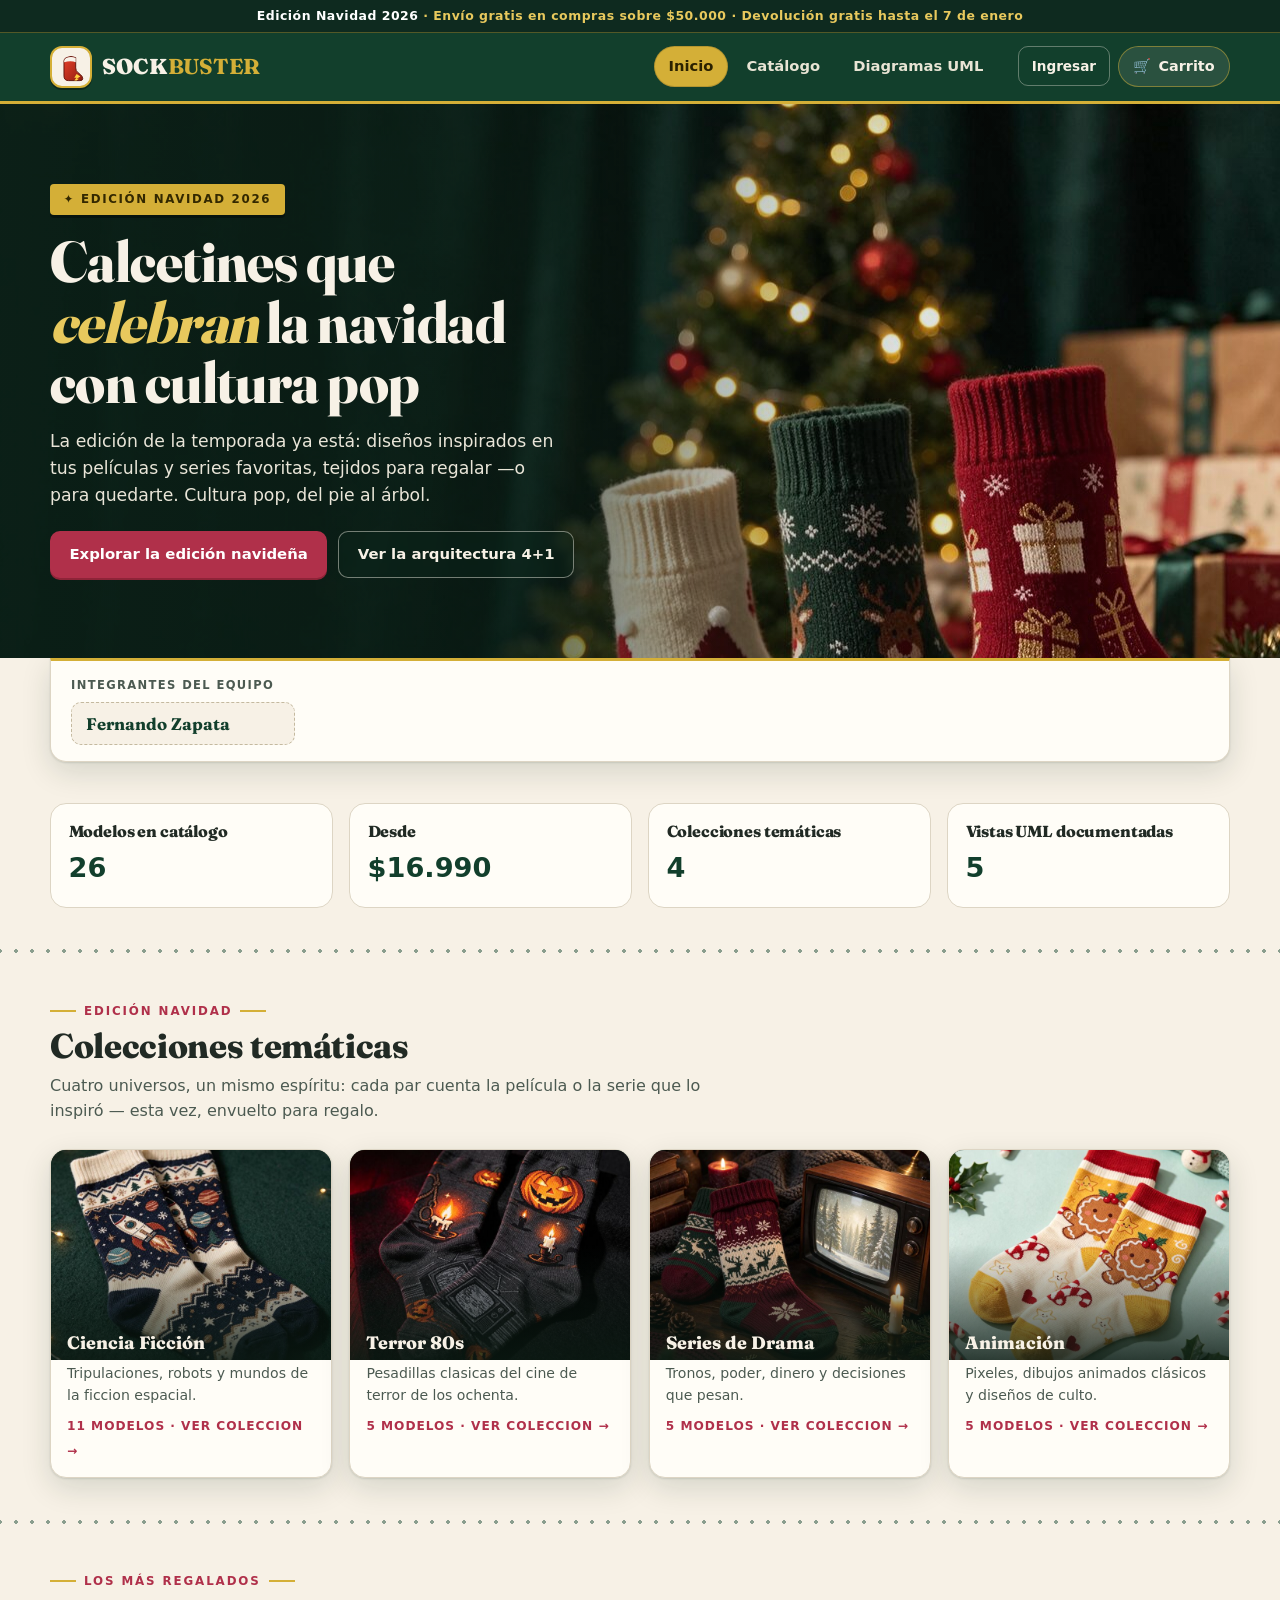
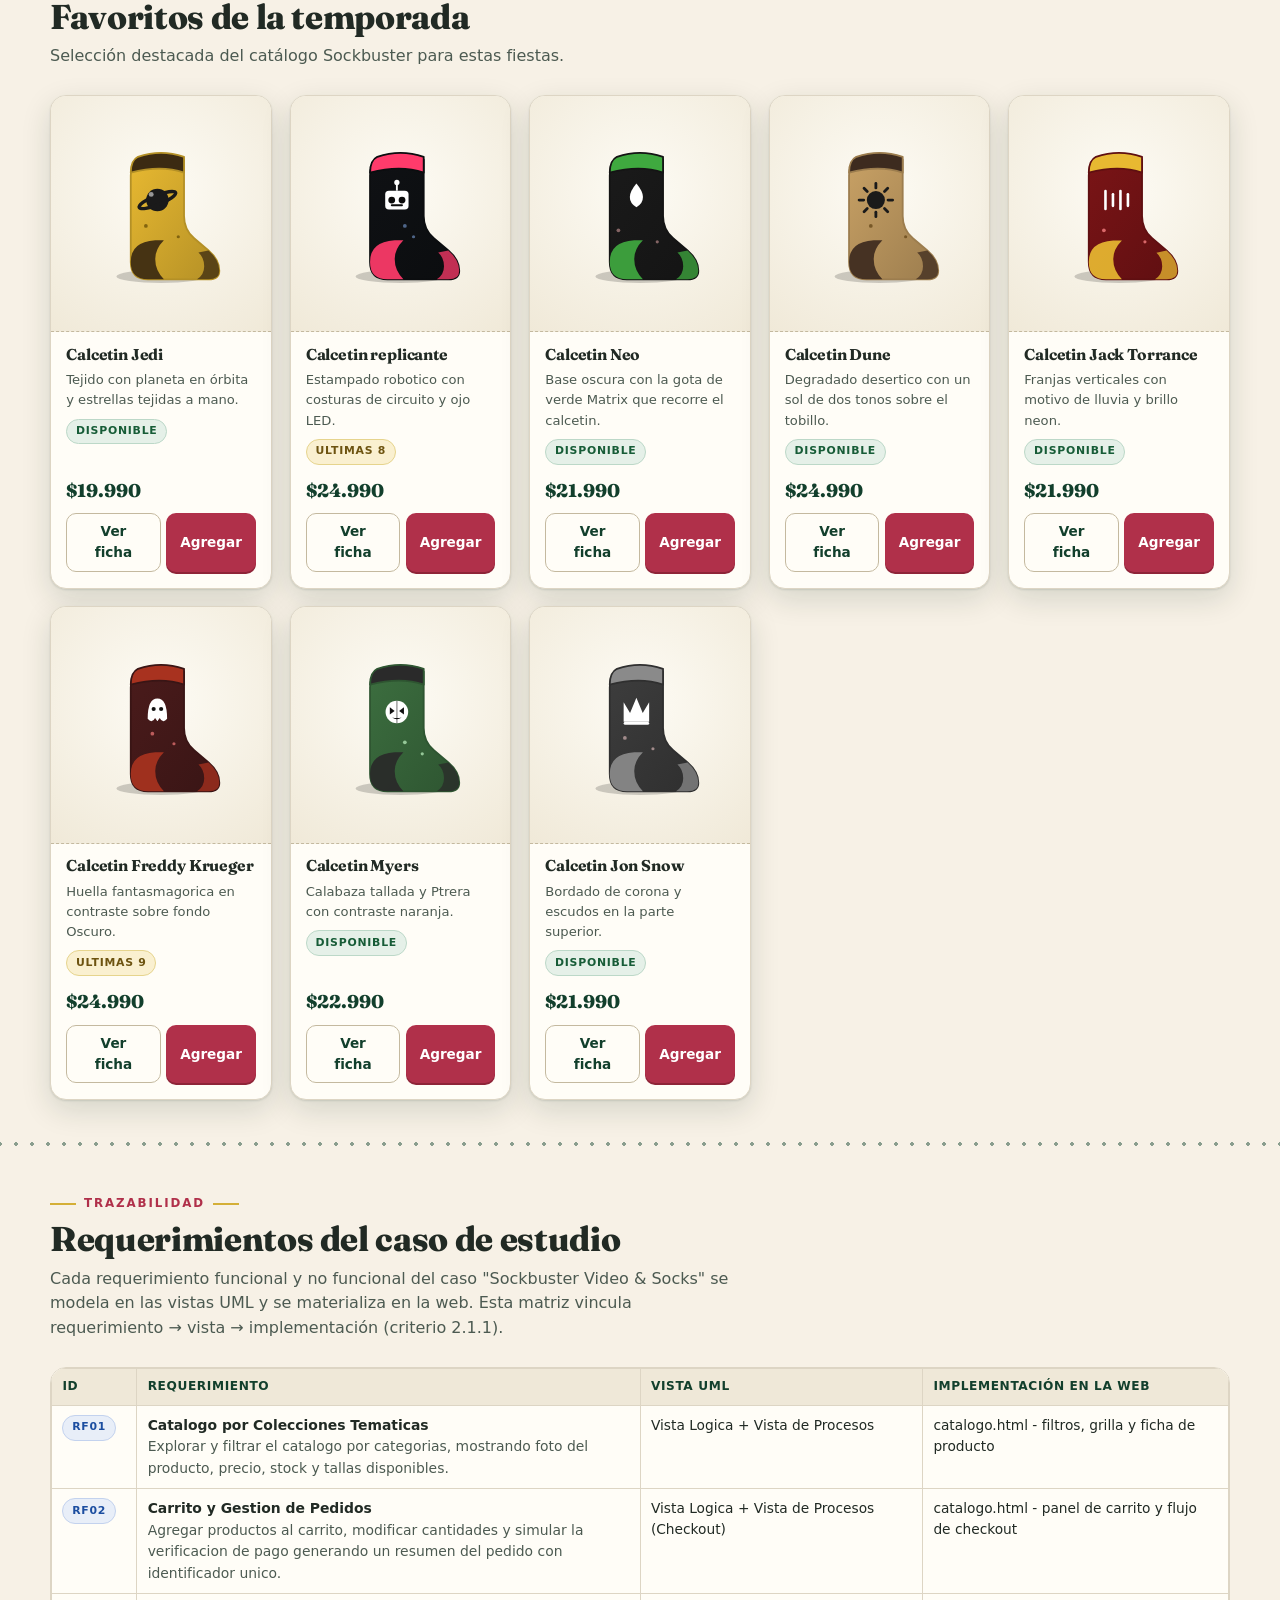
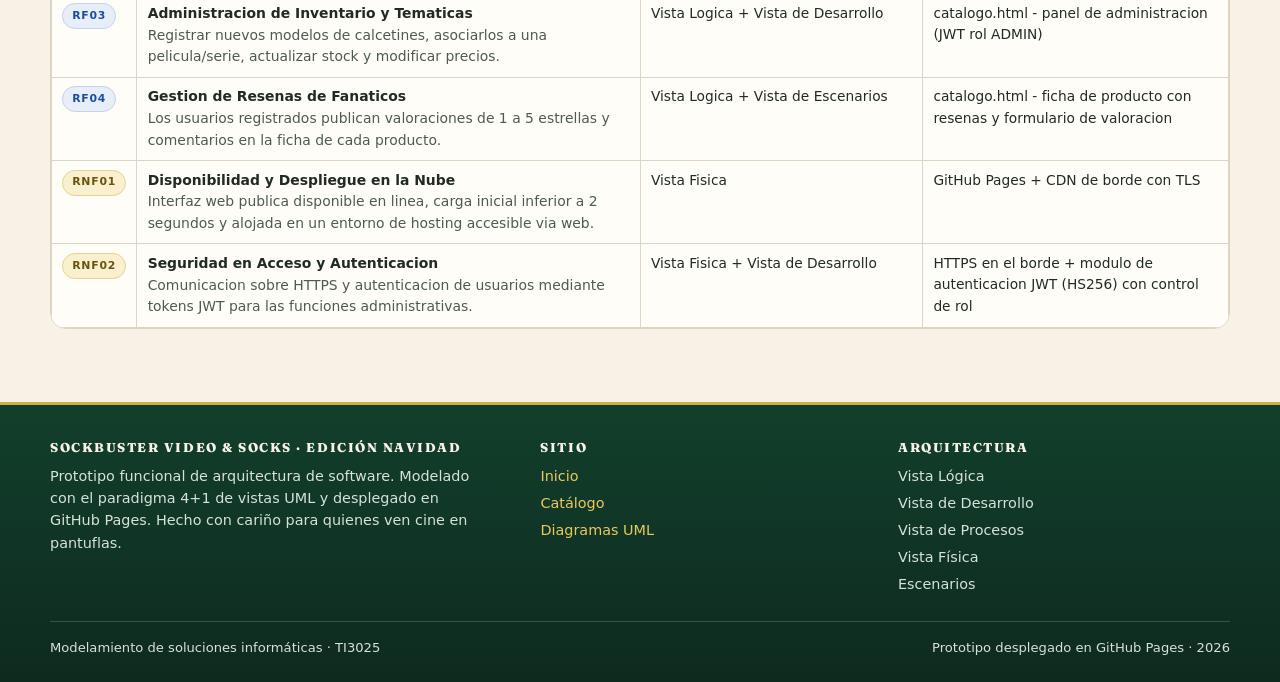
<file: index.html>
<!DOCTYPE html>
<html lang="es">
<head>
  <meta charset="UTF-8">
  <meta name="viewport" content="width=device-width, initial-scale=1">
  <title>Sockbuster Video &amp; Socks · Edición Navidad 2026</title>
  <meta name="description" content="Sockbuster: calcetines tematicos inspirados en peliculas, series y cultura pop. Edición Navidad 2026 con diseños coleccionables de edición limitada. Prototipo web con arquitectura 4+1 UML.">
  <meta name="theme-color" content="#0e2a1f">
  <link rel="icon" type="image/svg+xml" href="assets/img/logo.svg">
  <link rel="preload" as="image" href="assets/img/navidad/hero.jpg" fetchpriority="high">
  <link rel="stylesheet" href="assets/css/estilos.css">
</head>
<body>
  <a class="skip-link" href="#contenido">Saltar al contenido principal</a>

  <div class="cinta" role="status">
    <strong>Edición Navidad 2026</strong> · Envío gratis en compras sobre $50.000 · Devolución gratis hasta el 7 de enero
  </div>

  <header class="cabecera">
    <div class="contenedor cabecera__fila">
      <a class="marca" href="index.html" aria-label="Sockbuster - inicio">
        <span class="marca__cuadro"><img src="assets/img/logo.svg" alt="" width="30" height="30"></span>
        <span>SOCK<b>BUSTER</b></span>
      </a>
      <nav class="nav-principal" aria-label="Navegacion principal">
        <a href="index.html" class="activo">Inicio</a>
        <a href="catalogo.html">Catálogo</a>
        <a href="diagramas.html">Diagramas UML</a>
      </nav>
      <div class="acciones-cabecera">
        <div id="zonaSesion" style="display:flex;gap:.4rem;align-items:center"></div>
        <button class="boton-icono" type="button" id="botonAbrirCarrito" aria-label="Abrir carrito de compras">
          <span aria-hidden="true">🛒</span> Carrito
          <span class="contador" id="contadorCarrito" hidden>0</span>
        </button>
      </div>
    </div>
  </header>

  <main id="contenido">
    <!-- ------------------------------------------------------------ hero -->
    <section class="hero" aria-label="Portada Navidad 2026">
      <div class="hero__fondo" role="img" aria-label="Calcetines navideños de Sockbuster sobre una mesa de madera con regalos y un árbol de Navidad iluminado"></div>
      <div class="hero__copos" aria-hidden="true" id="copos"></div>
      <div class="contenedor">
        <div class="hero__contenido">
          <span class="cinta-temporada">✦ Edición Navidad 2026</span>
          <h1>Calcetines que <em>celebran</em> la navidad con cultura pop</h1>
          <p class="hero__destacado">
            La edición de la temporada ya está: diseños inspirados en tus películas y series
            favoritas, tejidos para regalar —o para quedarte. Cultura pop, del pie al árbol.
          </p>
          <div class="hero__cta">
            <a class="boton boton--primario" href="catalogo.html">Explorar la edición navideña</a>
            <a class="boton boton--fantasma" href="diagramas.html">Ver la arquitectura 4+1</a>
          </div>
        </div>
      </div>
    </section>

    <!-- ────────────────────────------------------------ integración escuela / equipo -->
    <div class="contenedor">
      <div class="creditos">
        <div class="creditos__titulo">Integrantes del equipo</div>
        <div class="creditos__nombres">
          <span
            class="nombre-integrante"
            contenteditable="true"
            spellcheck="false"
            role="textbox"
            aria-label="Nombre del estudiante, editable"
            title="Editable en el navegador"
          >Fernando Zapata</span>
        </div>
      </div>
    </div>

    <!-- ────────────────────────------------------------------ metricas -->
    <section class="seccion" aria-label="Datos de la tienda">
      <div class="contenedor">
        <div class="rejilla-2" style="grid-template-columns:repeat(auto-fit,minmax(190px,1fr))">
          <div class="tarjeta-info">
            <h4>Modelos en catálogo</h4>
            <p style="font-size:1.7rem;font-weight:800;margin:0;color:var(--pino-800)" id="totalModelos">-</p>
          </div>
          <div class="tarjeta-info">
            <h4>Desde</h4>
            <p style="font-size:1.7rem;font-weight:800;margin:0;color:var(--pino-800)" id="precioDesde">-</p>
          </div>
          <div class="tarjeta-info">
            <h4>Colecciones temáticas</h4>
            <p style="font-size:1.7rem;font-weight:800;margin:0;color:var(--pino-800)">4</p>
          </div>
          <div class="tarjeta-info">
            <h4>Vistas UML documentadas</h4>
            <p style="font-size:1.7rem;font-weight:800;margin:0;color:var(--pino-800)">5</p>
          </div>
        </div>
      </div>
    </section>

    <hr class="puntada">

    <!-- ────────────────────────--------------------------- colecciones -->
    <section class="seccion">
      <div class="contenedor">
        <div class="seccion__cabecera">
          <div>
            <div class="eyebrow">Edición Navidad</div>
            <h2>Colecciones temáticas</h2>
            <p>Cuatro universos, un mismo espíritu: cada par cuenta la película o la serie que lo inspiró — esta vez, envuelto para regalo.</p>
          </div>
        </div>
        <div class="rejilla-colecciones" id="rejillaColecciones"></div>
      </div>
    </section>

    <hr class="puntada">

    <!-- ────────────────────────────────---------------------- destacados -->
    <section class="seccion">
      <div class="contenedor">
        <div class="seccion__cabecera">
          <div>
            <div class="eyebrow">Los más regalados</div>
            <h2>Favoritos de la temporada</h2>
            <p>Selección destacada del catálogo Sockbuster para estas fiestas.</p>
          </div>
        </div>
        <div class="rejilla-productos" id="rejillaDestacados"></div>
      </div>
    </section>

    <hr class="puntada">

    <!-- ────────────────────────────────------------------- requerimientos -->
    <section class="seccion">
      <div class="contenedor">
        <div class="seccion__cabecera">
          <div>
            <div class="eyebrow">Trazabilidad</div>
            <h2>Requerimientos del caso de estudio</h2>
            <p>
              Cada requerimiento funcional y no funcional del caso "Sockbuster Video &amp; Socks"
              se modela en las vistas UML y se materializa en la web. Esta matriz vincula
              requerimiento → vista → implementación (criterio 2.1.1).
            </p>
          </div>
        </div>
        <div style="overflow-x:auto;background:var(--superficie);border:1px solid var(--borde);border-radius:var(--radio)">
          <table class="tabla-traza">
            <thead>
              <tr>
                <th style="width:72px">ID</th>
                <th>Requerimiento</th>
                <th style="width:24%">Vista UML</th>
                <th style="width:26%">Implementación en la web</th>
              </tr>
            </thead>
            <tbody id="cuerpoRequisitos"></tbody>
          </table>
        </div>
      </div>
    </section>
  </main>

  <footer class="pie">
    <div class="contenedor">
      <div class="pie__rejilla">
        <div>
          <h4>Sockbuster Video &amp; Socks · Edición Navidad</h4>
          <p style="font-size:.9rem;max-width:46ch">
            Prototipo funcional de arquitectura de software. Modelado con el paradigma 4+1 de
            vistas UML y desplegado en GitHub Pages. Hecho con cariño para quienes ven cine en pantuflas.
          </p>
        </div>
        <div>
          <h4>Sitio</h4>
          <ul>
            <li><a href="index.html">Inicio</a></li>
            <li><a href="catalogo.html">Catálogo</a></li>
            <li><a href="diagramas.html">Diagramas UML</a></li>
          </ul>
        </div>
        <div>
          <h4>Arquitectura</h4>
          <ul>
            <li>Vista Lógica</li>
            <li>Vista de Desarrollo</li>
            <li>Vista de Procesos</li>
            <li>Vista Física</li>
            <li>Escenarios</li>
          </ul>
        </div>
      </div>
      <div class="pie__firma">
        <span>Modelamiento de soluciones informáticas · TI3025</span>
        <span>Prototipo desplegado en GitHub Pages · 2026</span>
      </div>
    </div>
  </footer>

  <script type="module" src="assets/js/paginas/inicio.js"></script>
</body>
</html>
</file>
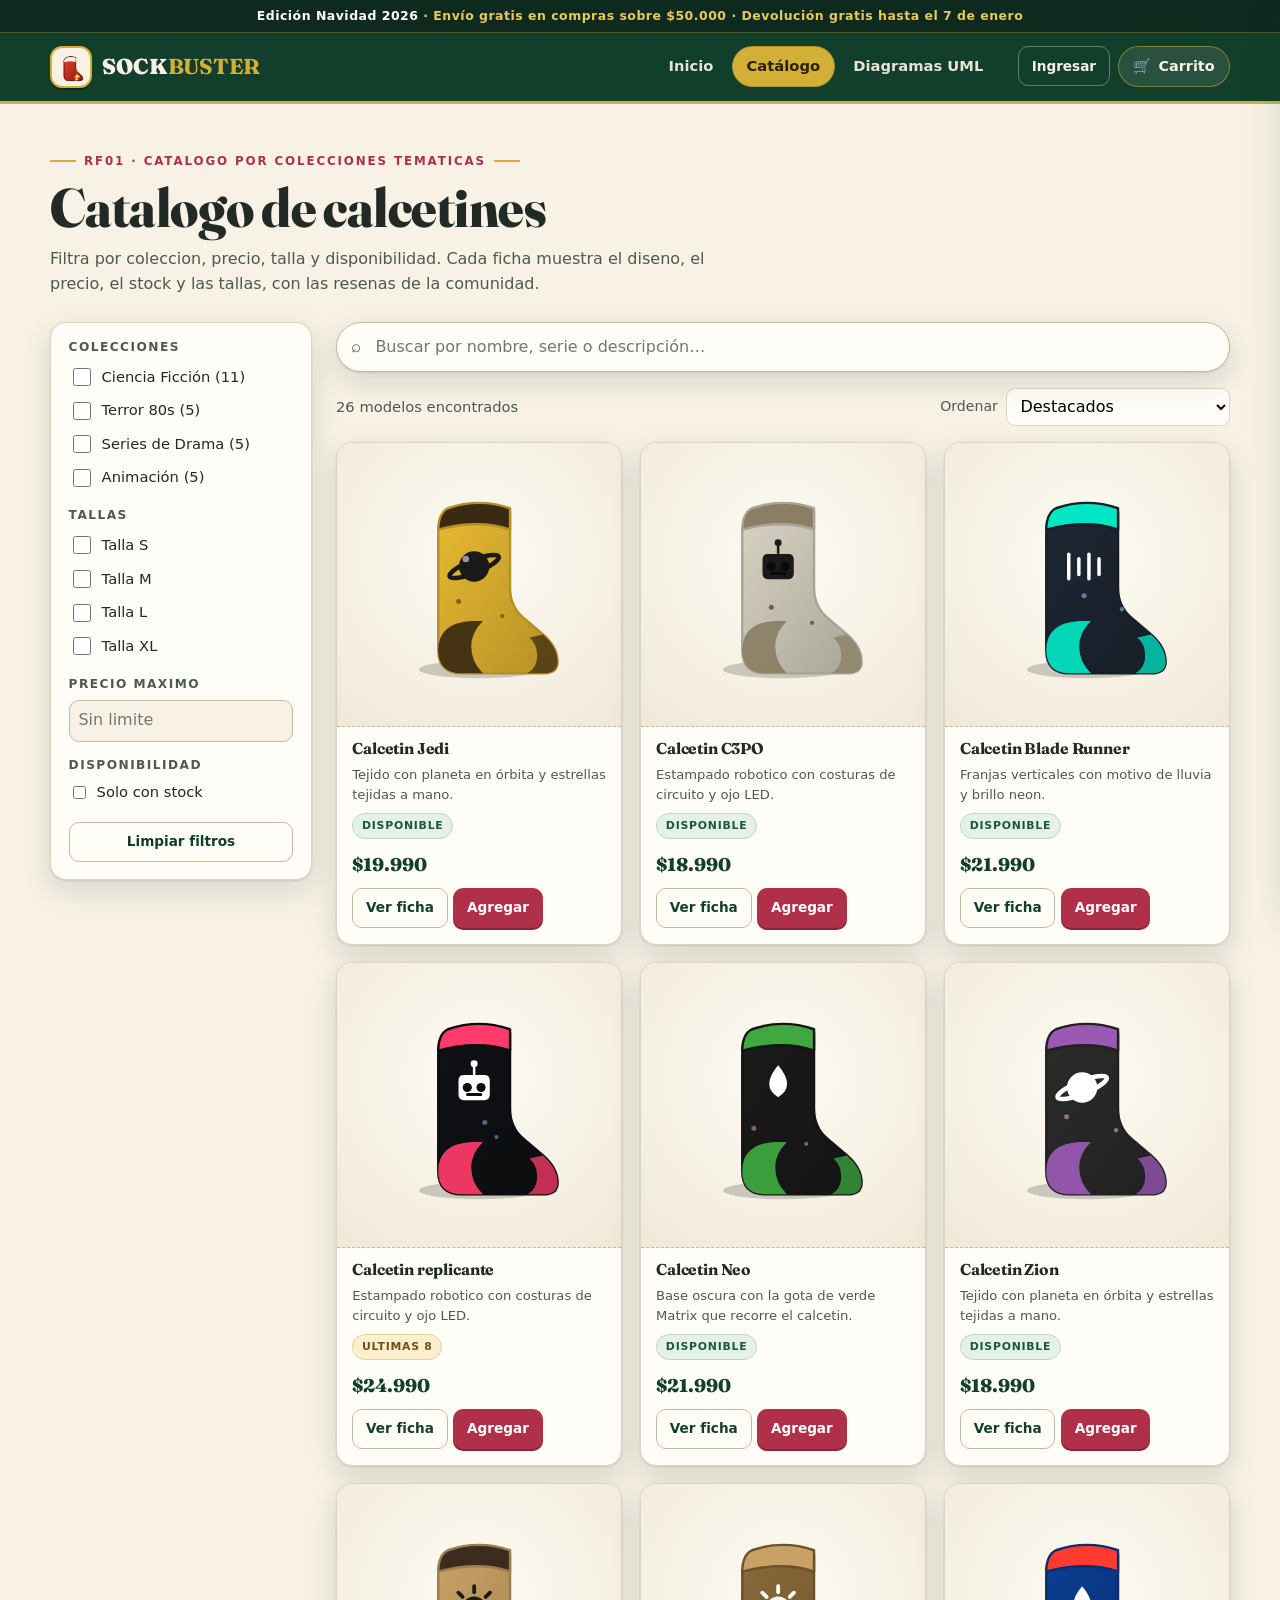
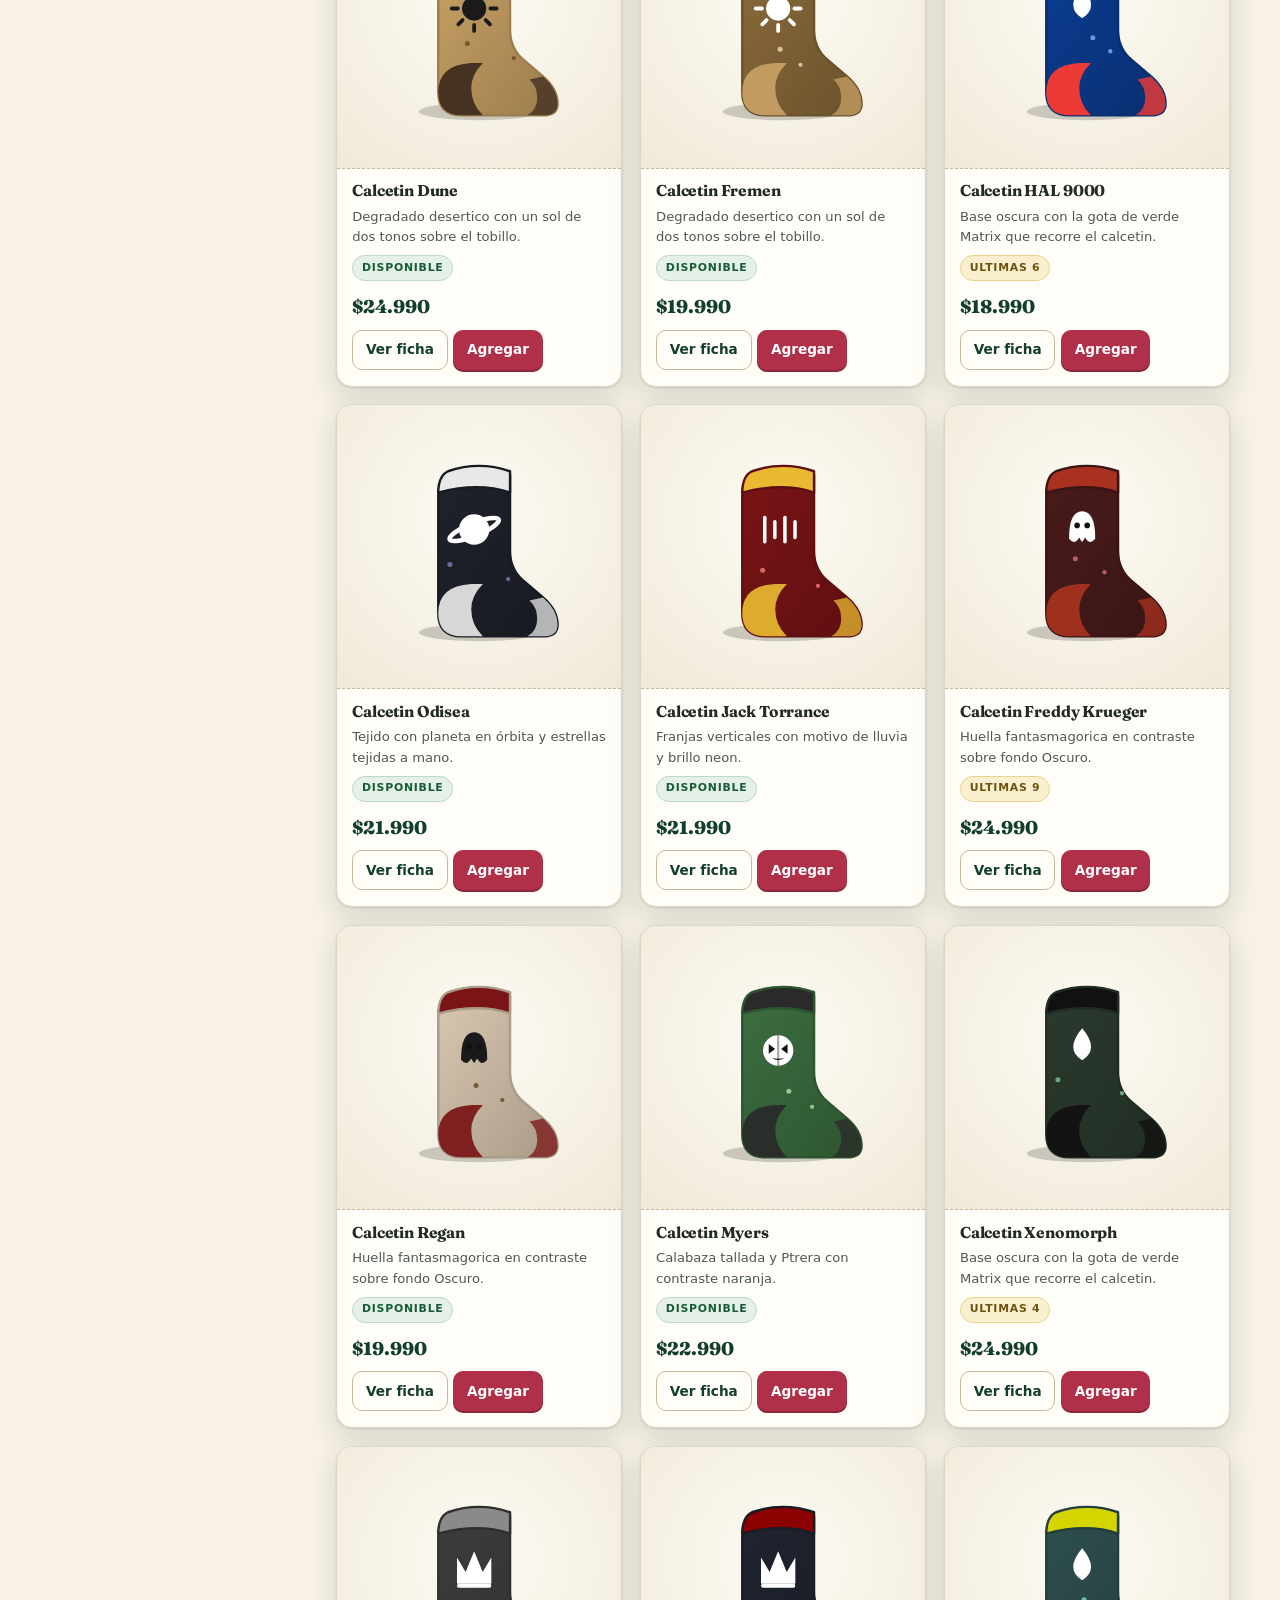
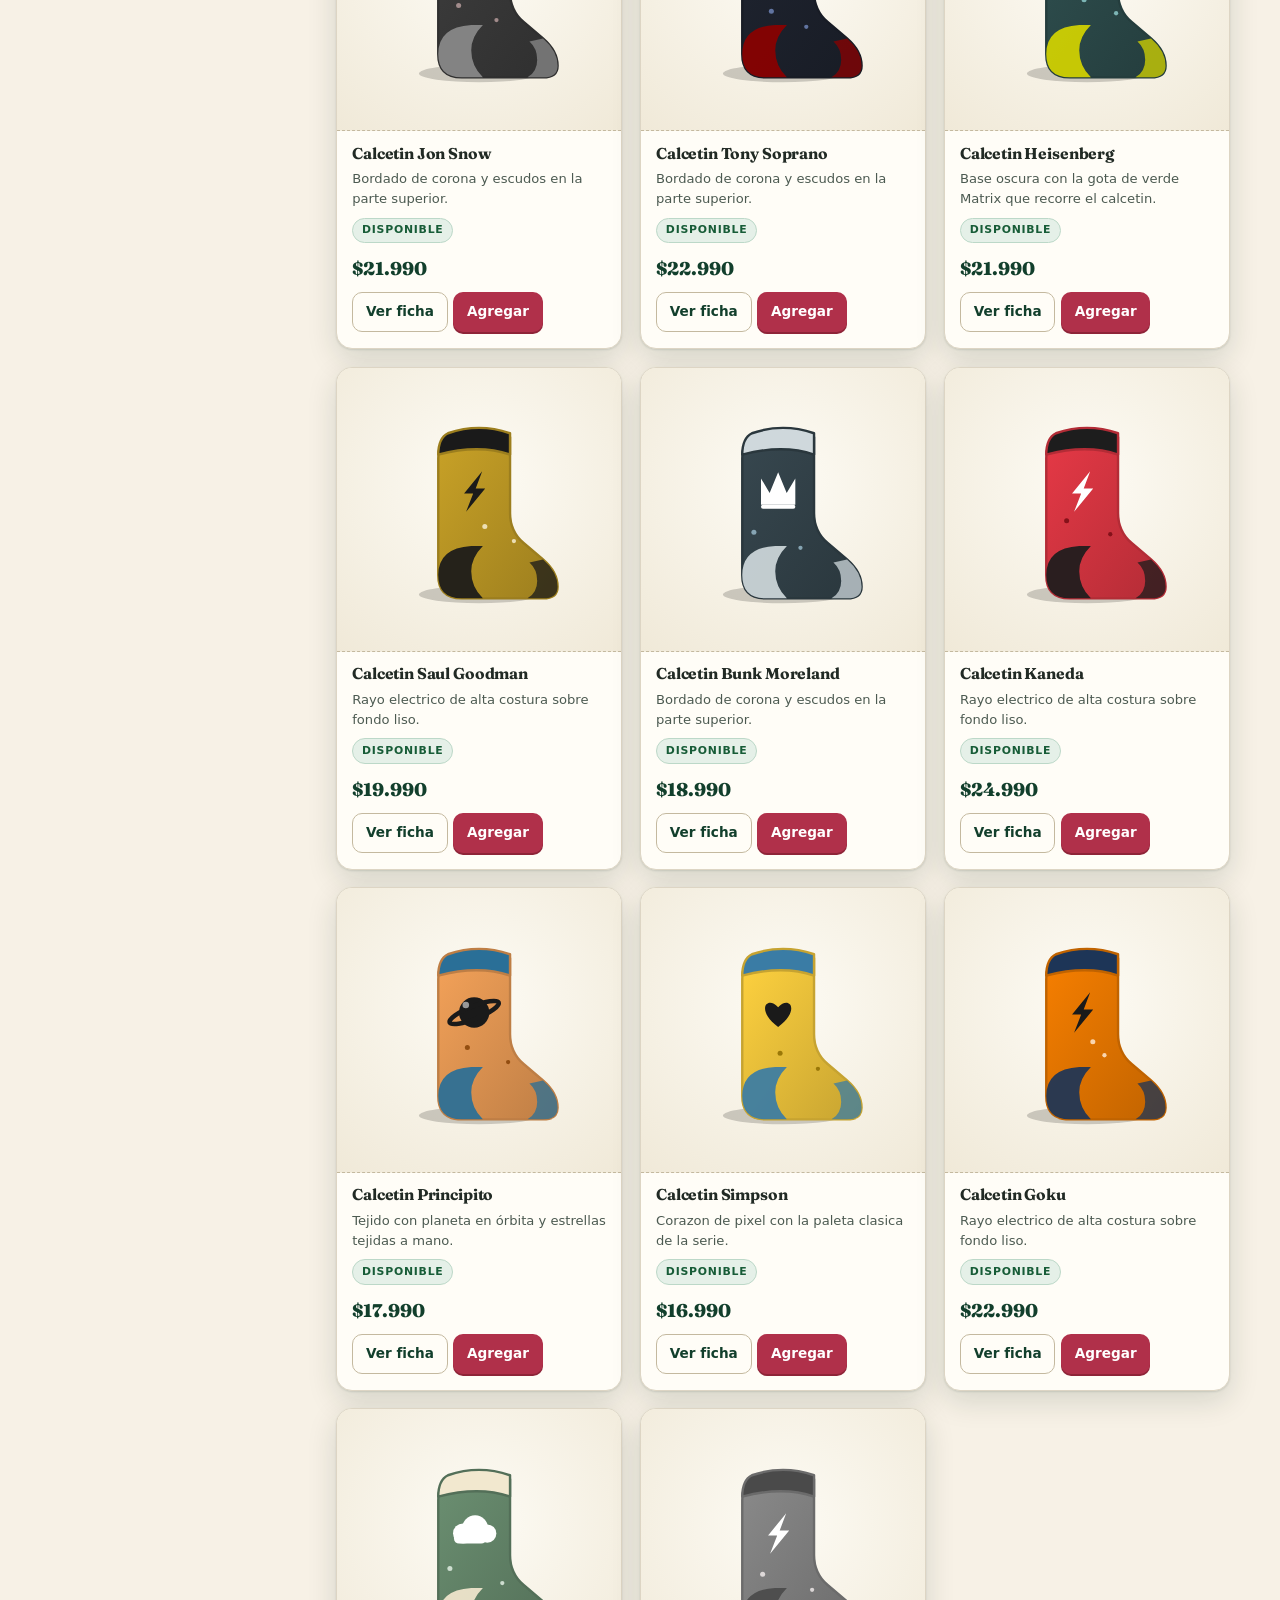
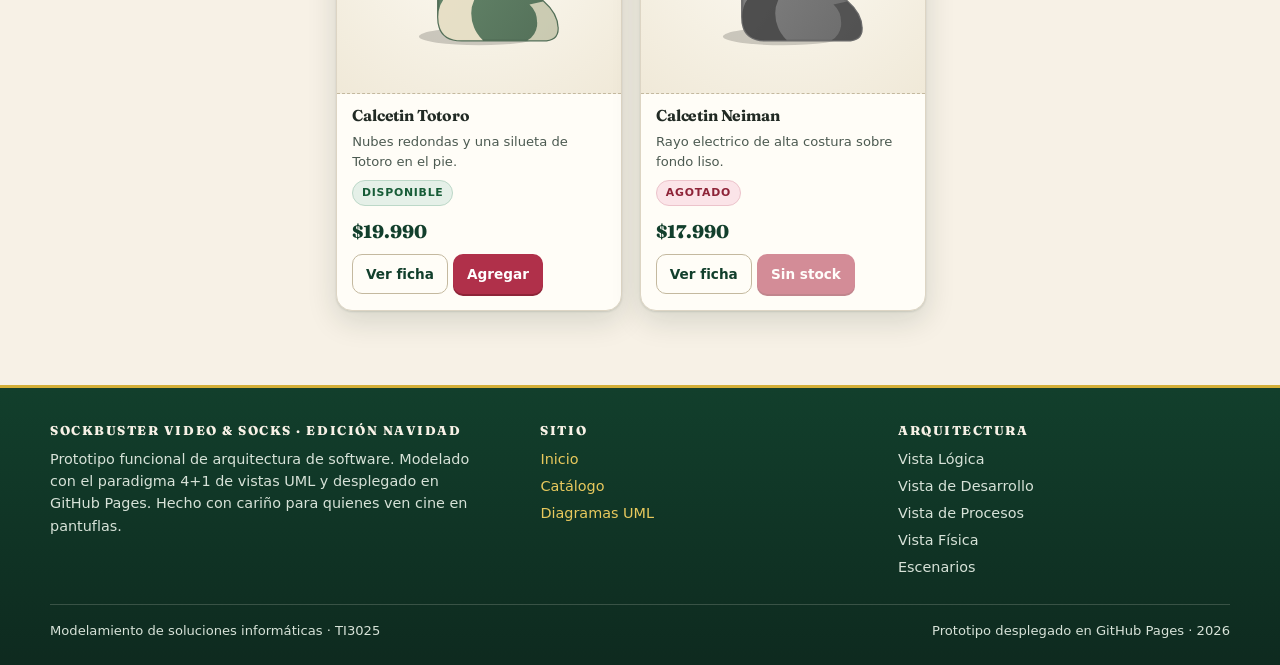
<file: catalogo.html>
<!DOCTYPE html>
<html lang="es">
<head>
  <meta charset="UTF-8">
  <meta name="viewport" content="width=device-width, initial-scale=1">
  <title>Catálogo · Sockbuster Video &amp; Socks — Edición Navidad 2026</title>
  <meta name="description" content="Catálogo interactivo de calcetines tematicos de edición navideña: filtros por coleccion, precio, talla y stock, carrito de compras, checkout y panel de administración.">
  <meta name="theme-color" content="#0e2a1f">
  <link rel="icon" type="image/svg+xml" href="assets/img/logo.svg">
  <link rel="stylesheet" href="assets/css/estilos.css">
</head>
<body>
  <a class="skip-link" href="#contenido">Saltar al contenido principal</a>

  <div class="cinta" role="status">
    <strong>Edición Navidad 2026</strong> · Envío gratis en compras sobre $50.000 · Devolución gratis hasta el 7 de enero
  </div>

  <header class="cabecera">
    <div class="contenedor cabecera__fila">
      <a class="marca" href="index.html" aria-label="Sockbuster - inicio">
        <span class="marca__cuadro"><img src="assets/img/logo.svg" alt="" width="30" height="30"></span>
        <span>SOCK<b>BUSTER</b></span>
      </a>
      <nav class="nav-principal" aria-label="Navegacion principal">
        <a href="index.html">Inicio</a>
        <a href="catalogo.html" class="activo">Catálogo</a>
        <a href="diagramas.html">Diagramas UML</a>
      </nav>
      <div class="acciones-cabecera">
        <div id="zonaSesion" style="display:flex;gap:.4rem;align-items:center"></div>
        <button class="boton-icono" type="button" id="botonAbrirCarrito" aria-label="Abrir carrito de compras">
          <span aria-hidden="true">🛒</span> Carrito
          <span class="contador" id="contadorCarrito" hidden>0</span>
        </button>
      </div>
    </div>
  </header>

  <main id="contenido" class="seccion">
    <div class="contenedor">
      <div class="seccion__cabecera">
        <div class="eyebrow">RF01 &middot; Catalogo por colecciones tematicas</div>
        <h1>Catalogo de calcetines</h1>
        <p>
          Filtra por coleccion, precio, talla y disponibilidad. Cada ficha muestra el diseno, el
          precio, el stock y las tallas, con las resenas de la comunidad.
        </p>
      </div>

      <div class="layout-catalogo">
        <!-- ------------------------------------------------ filtros -->
        <aside class="panel-filtros" id="panelFiltros" aria-label="Filtros del catalogo">
          <p style="color:var(--tinta-suave);font-size:.9rem">Cargando filtros…</p>
        </aside>

        <!-- ------------------------------------------------ resultados -->
        <section>
          <div class="buscador">
            <input type="search" id="busqueda" placeholder="Buscar por nombre, serie o descripción…" aria-label="Buscar en el catalogo">
          </div>

          <div class="barra-resultados">
            <div>
              <p id="resumenResultados">Cargando catálogo…</p>
              <div class="chips" id="chipsActivos"></div>
            </div>
            <div style="display:flex;align-items:center;gap:.5rem">
              <label for="orden" style="font-size:.88rem;color:var(--tinta-suave)">Ordenar</label>
              <select id="orden" aria-label="Criterio de ordenamiento" style="font:inherit;padding:.45rem .6rem;border:1px solid var(--borde);border-radius:9px;background:var(--superficie)">
                <option value="destacado">Destacados</option>
                <option value="precio-asc">Precio: menor a mayor</option>
                <option value="precio-desc">Precio: mayor a menor</option>
                <option value="nombre">Nombre (A-Z)</option>
                <option value="novedad">Novedades</option>
              </select>
            </div>
          </div>

          <div class="rejilla-productos" id="rejillaProductos"></div>
        </section>
      </div>
    </div>
  </main>

  <!-- ------------------------------------------------- panel de carrito -->
  <div class="modal-fondo oculto" id="fondoCarrito"></div>
  <aside class="carrito-panel" id="panelCarrito" aria-label="Carrito de compras">
    <div class="carrito-panel__cabecera">
      <h3>Tu carrito</h3>
      <button class="cerrar" type="button" id="botonCerrarCarrito" aria-label="Cerrar carrito">&times;</button>
    </div>
    <div class="carrito-panel__cuerpo" id="cuerpoCarrito"></div>
  </aside>

  <footer class="pie">
    <div class="contenedor">
      <div class="pie__rejilla">
        <div>
          <h4>Sockbuster Video &amp; Socks · Edición Navidad</h4>
          <p style="font-size:.9rem;max-width:46ch">
            Prototipo funcional de arquitectura de software. Modelado con el paradigma 4+1 de
            vistas UML y desplegado en GitHub Pages. Hecho con cariño para quienes ven cine en pantuflas.
          </p>
        </div>
        <div>
          <h4>Sitio</h4>
          <ul>
            <li><a href="index.html">Inicio</a></li>
            <li><a href="catalogo.html">Catálogo</a></li>
            <li><a href="diagramas.html">Diagramas UML</a></li>
          </ul>
        </div>
        <div>
          <h4>Arquitectura</h4>
          <ul>
            <li>Vista Lógica</li>
            <li>Vista de Desarrollo</li>
            <li>Vista de Procesos</li>
            <li>Vista Física</li>
            <li>Escenarios</li>
          </ul>
        </div>
      </div>
      <div class="pie__firma">
        <span>Modelamiento de soluciones informáticas · TI3025</span>
        <span>Prototipo desplegado en GitHub Pages · 2026</span>
      </div>
    </div>
  </footer>

  <script type="module" src="assets/js/paginas/catalogo.js"></script>
</body>
</html>
</file>
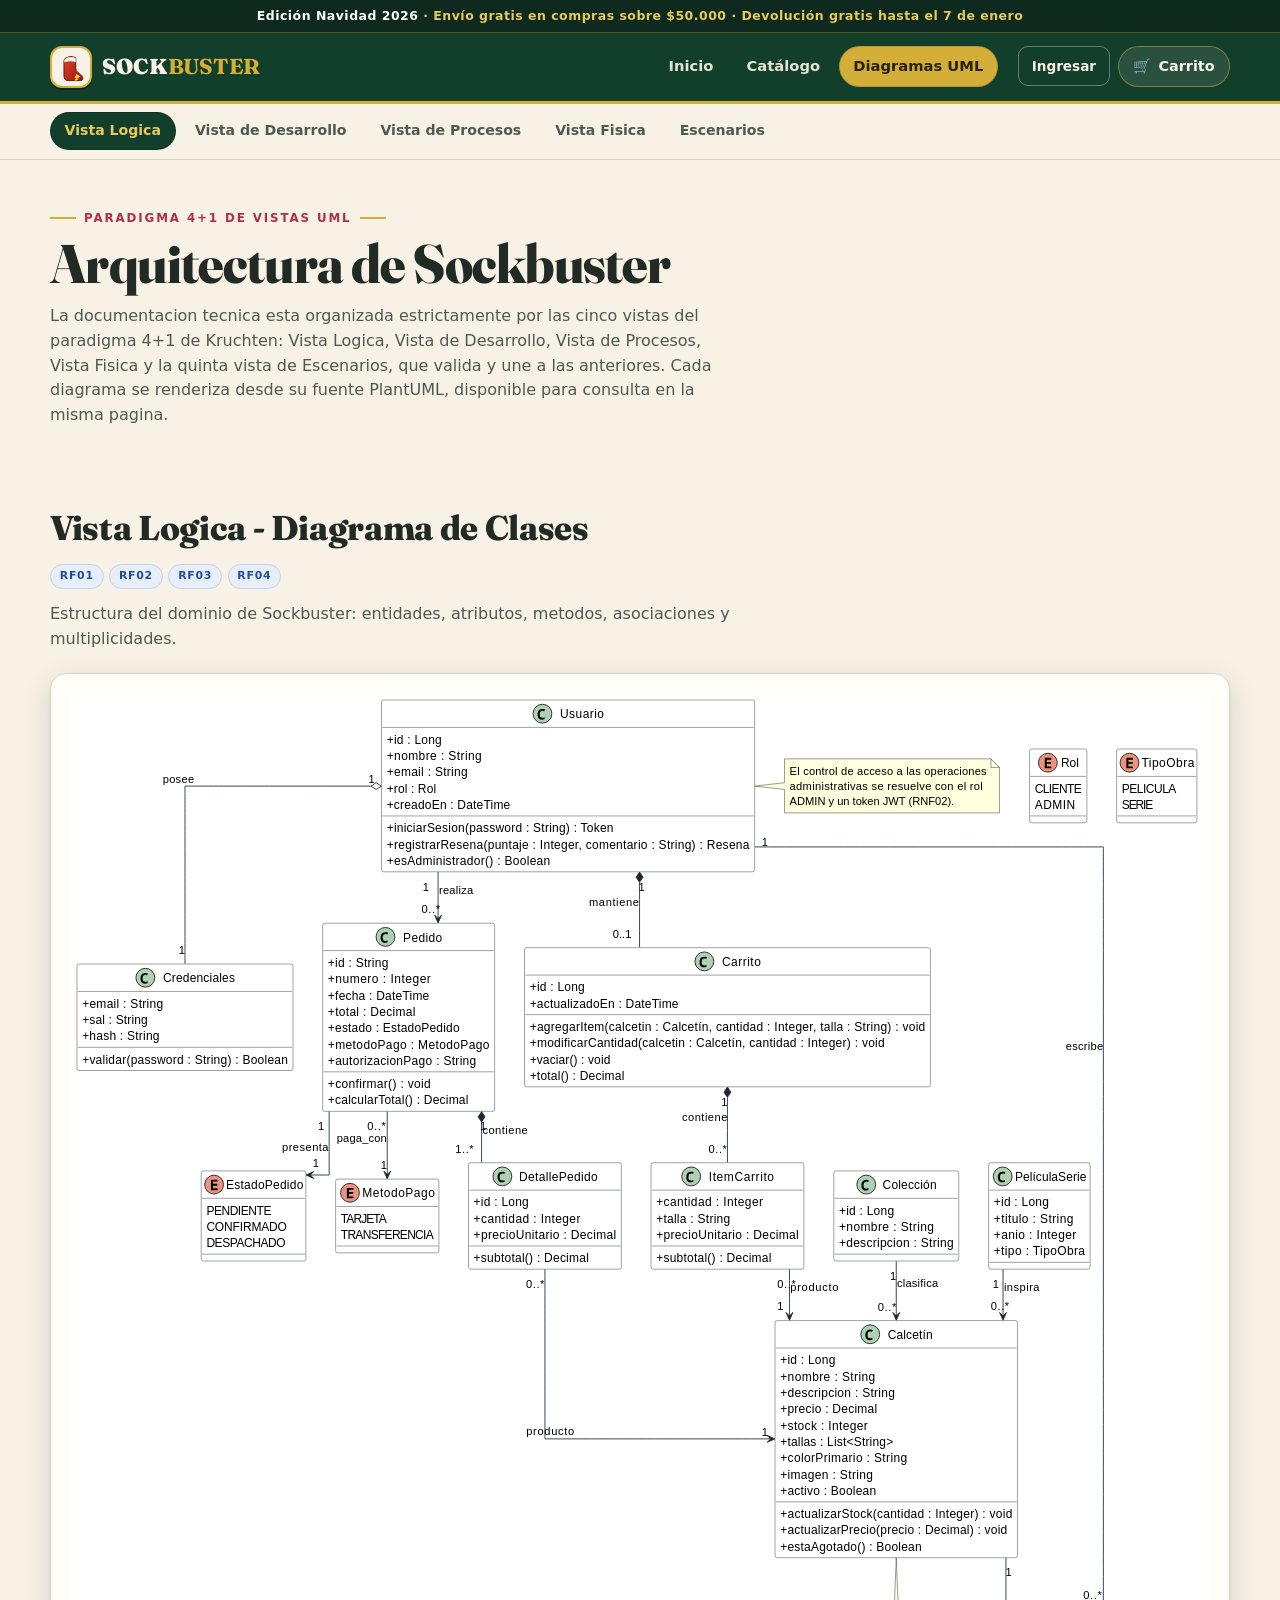
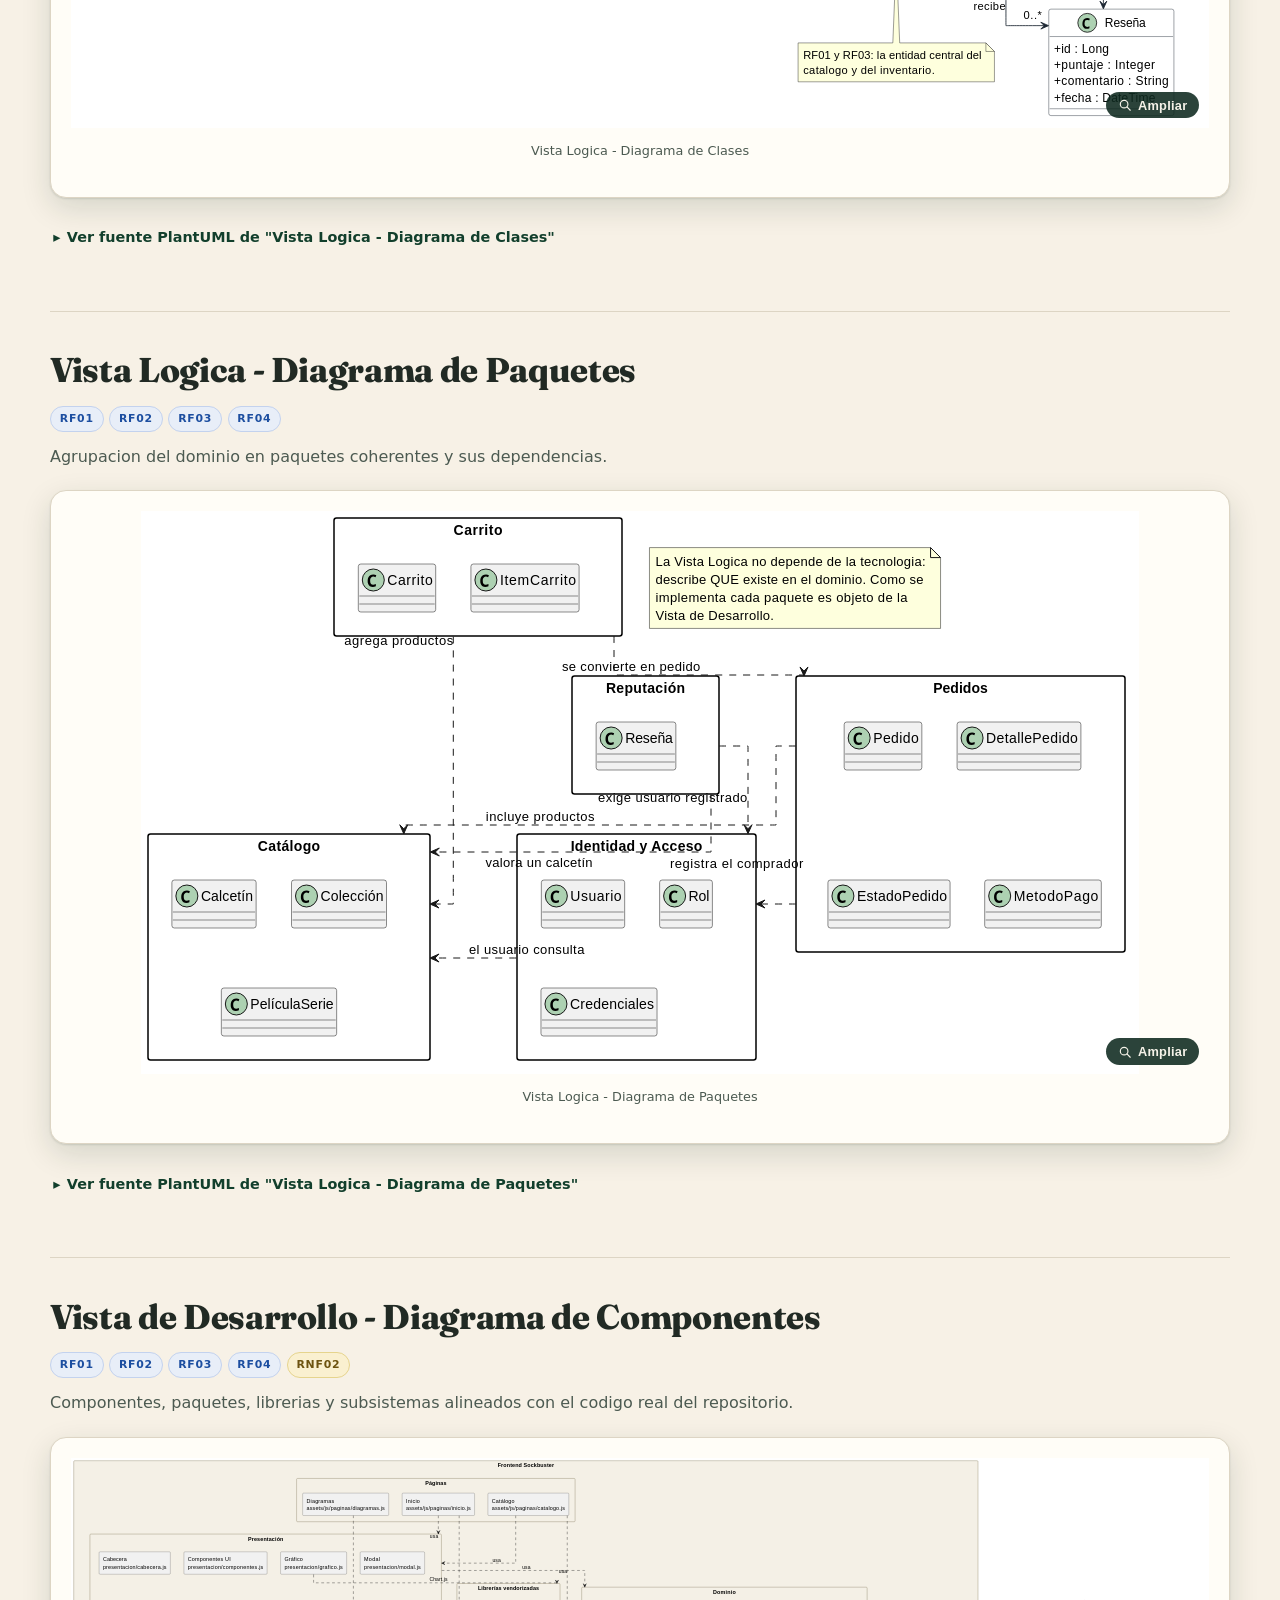
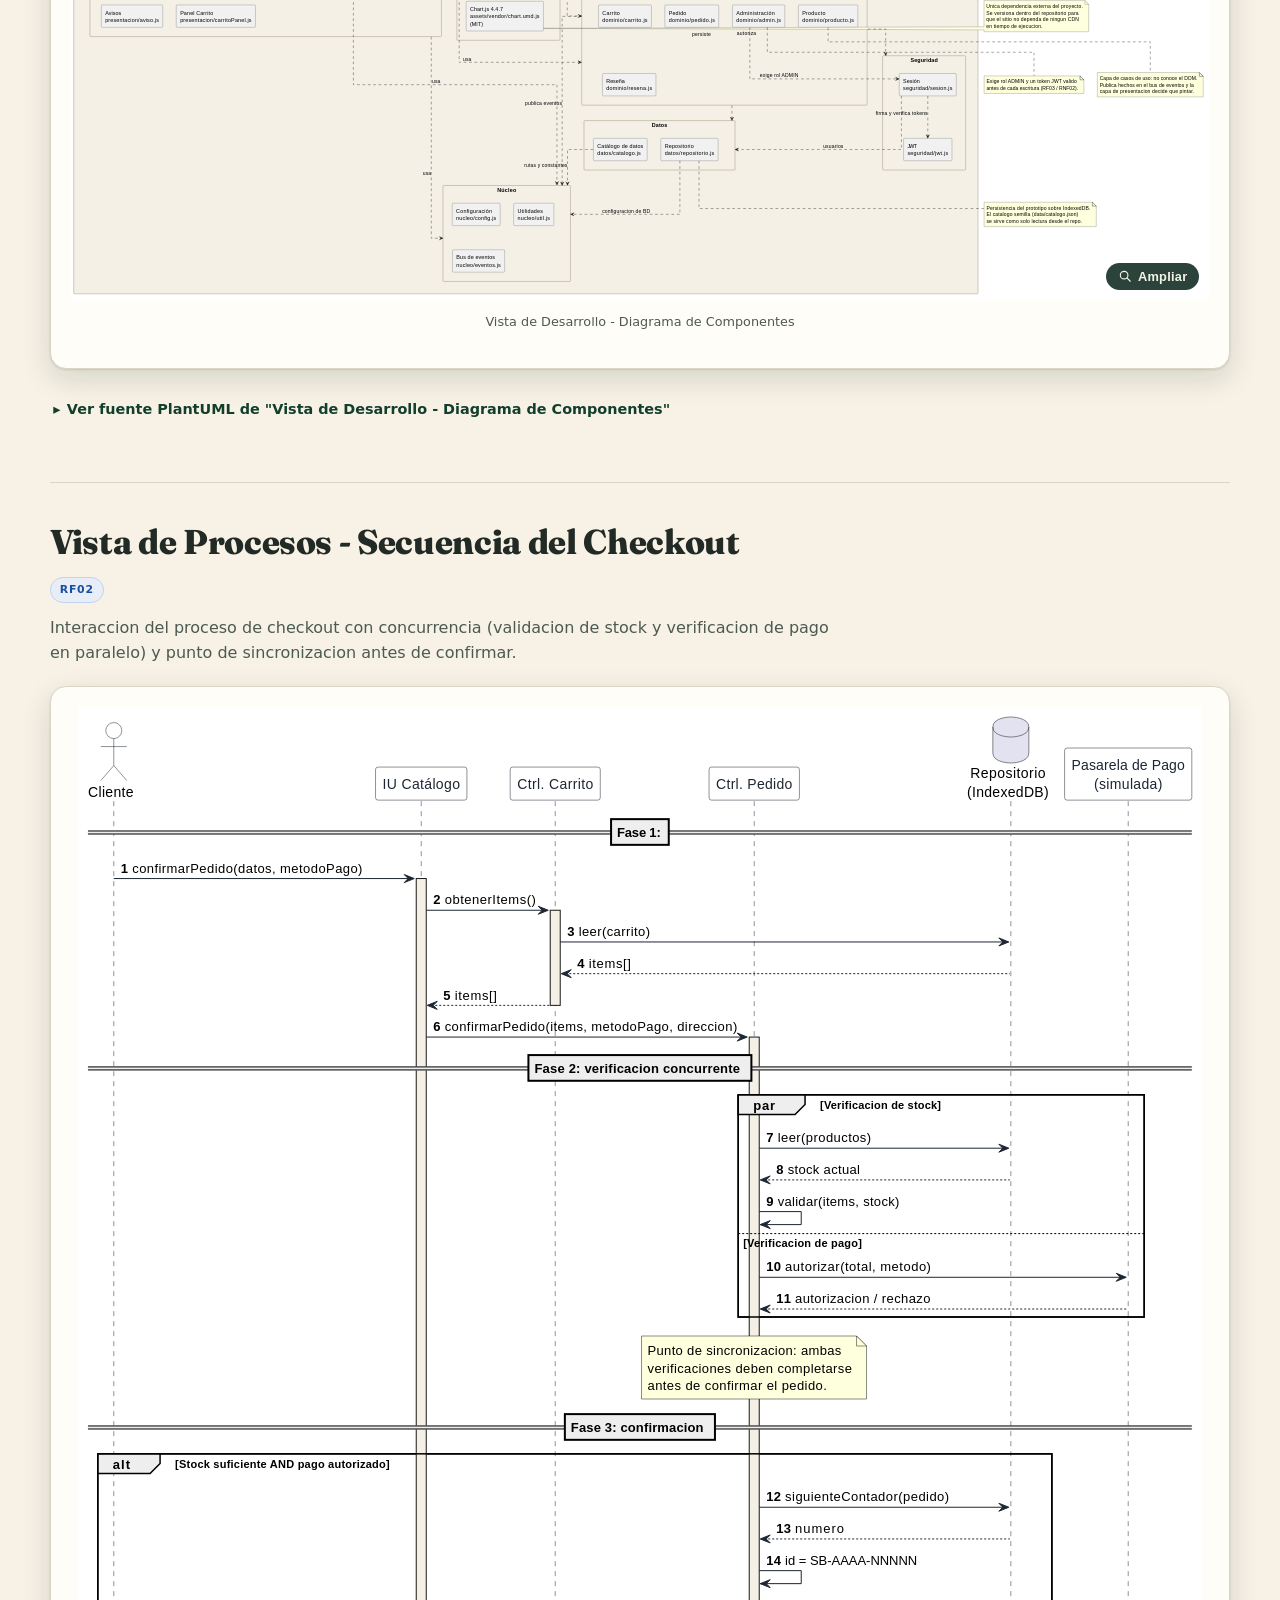
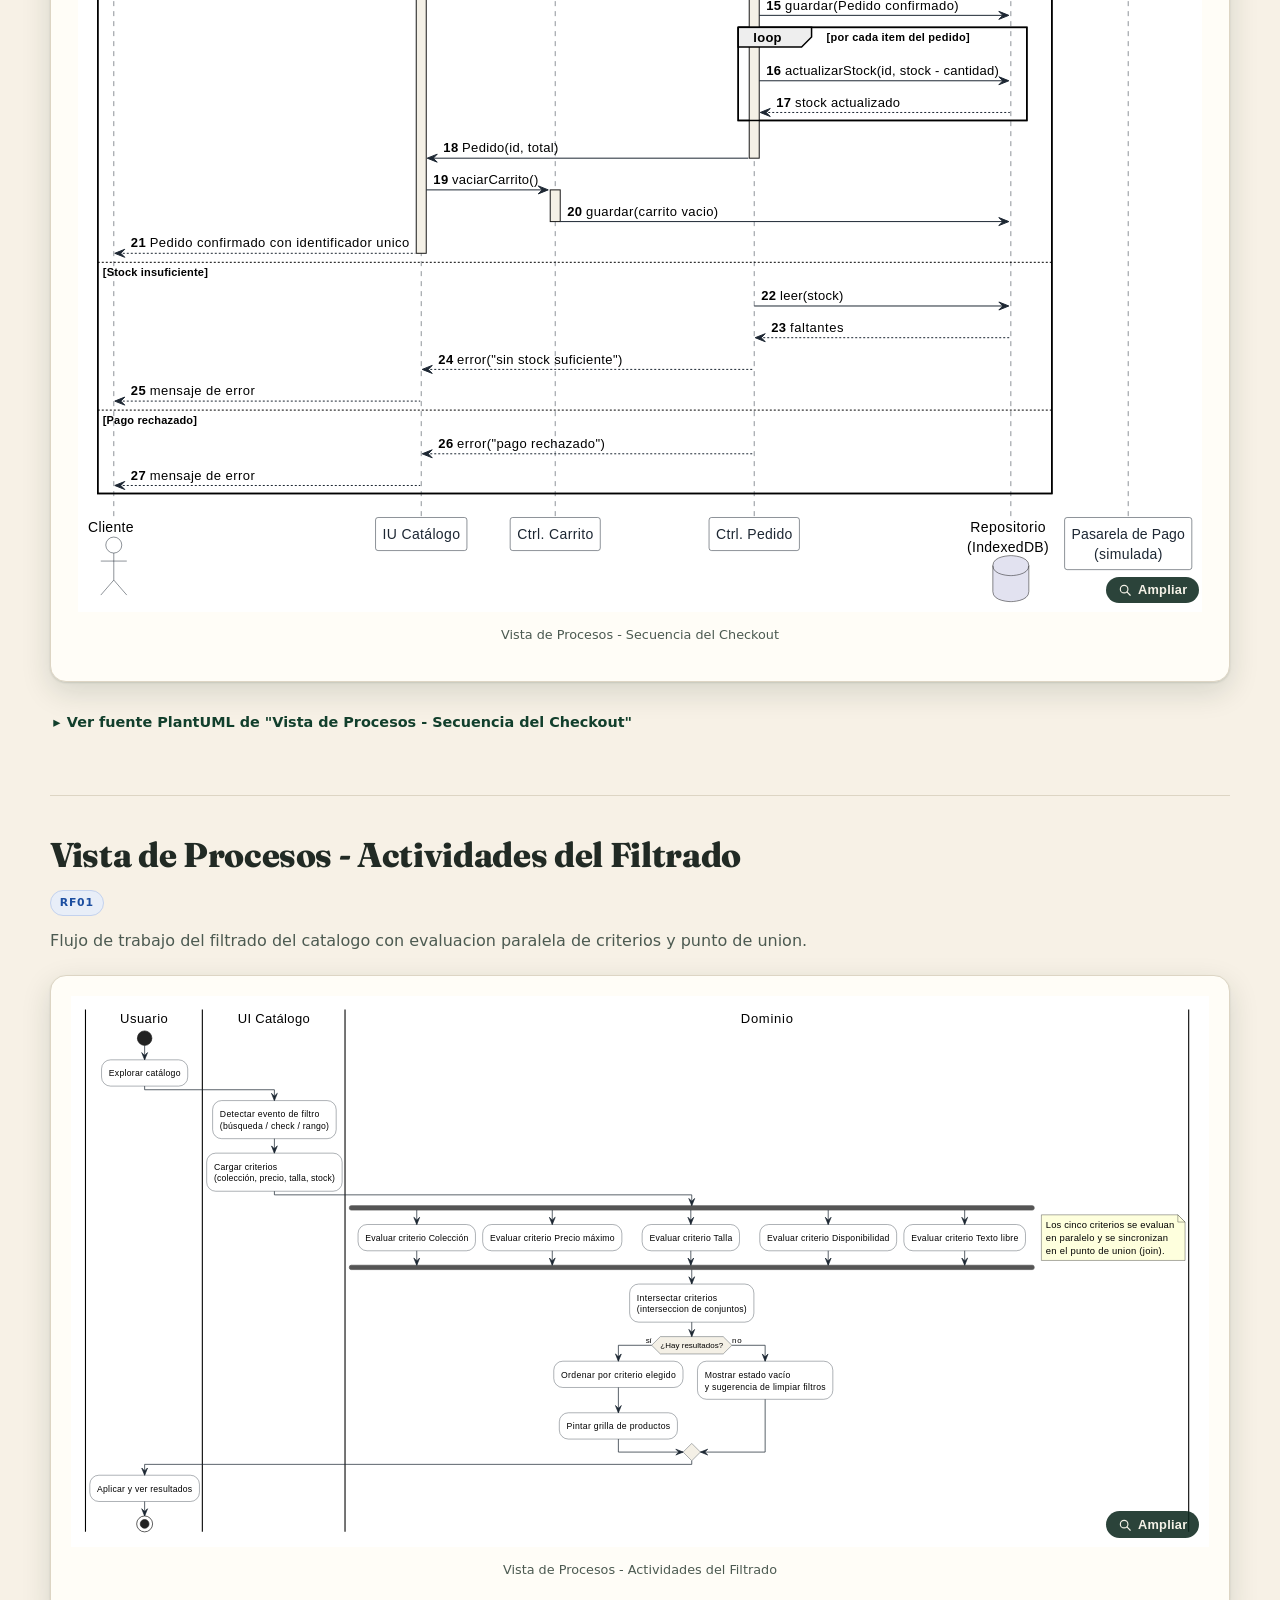
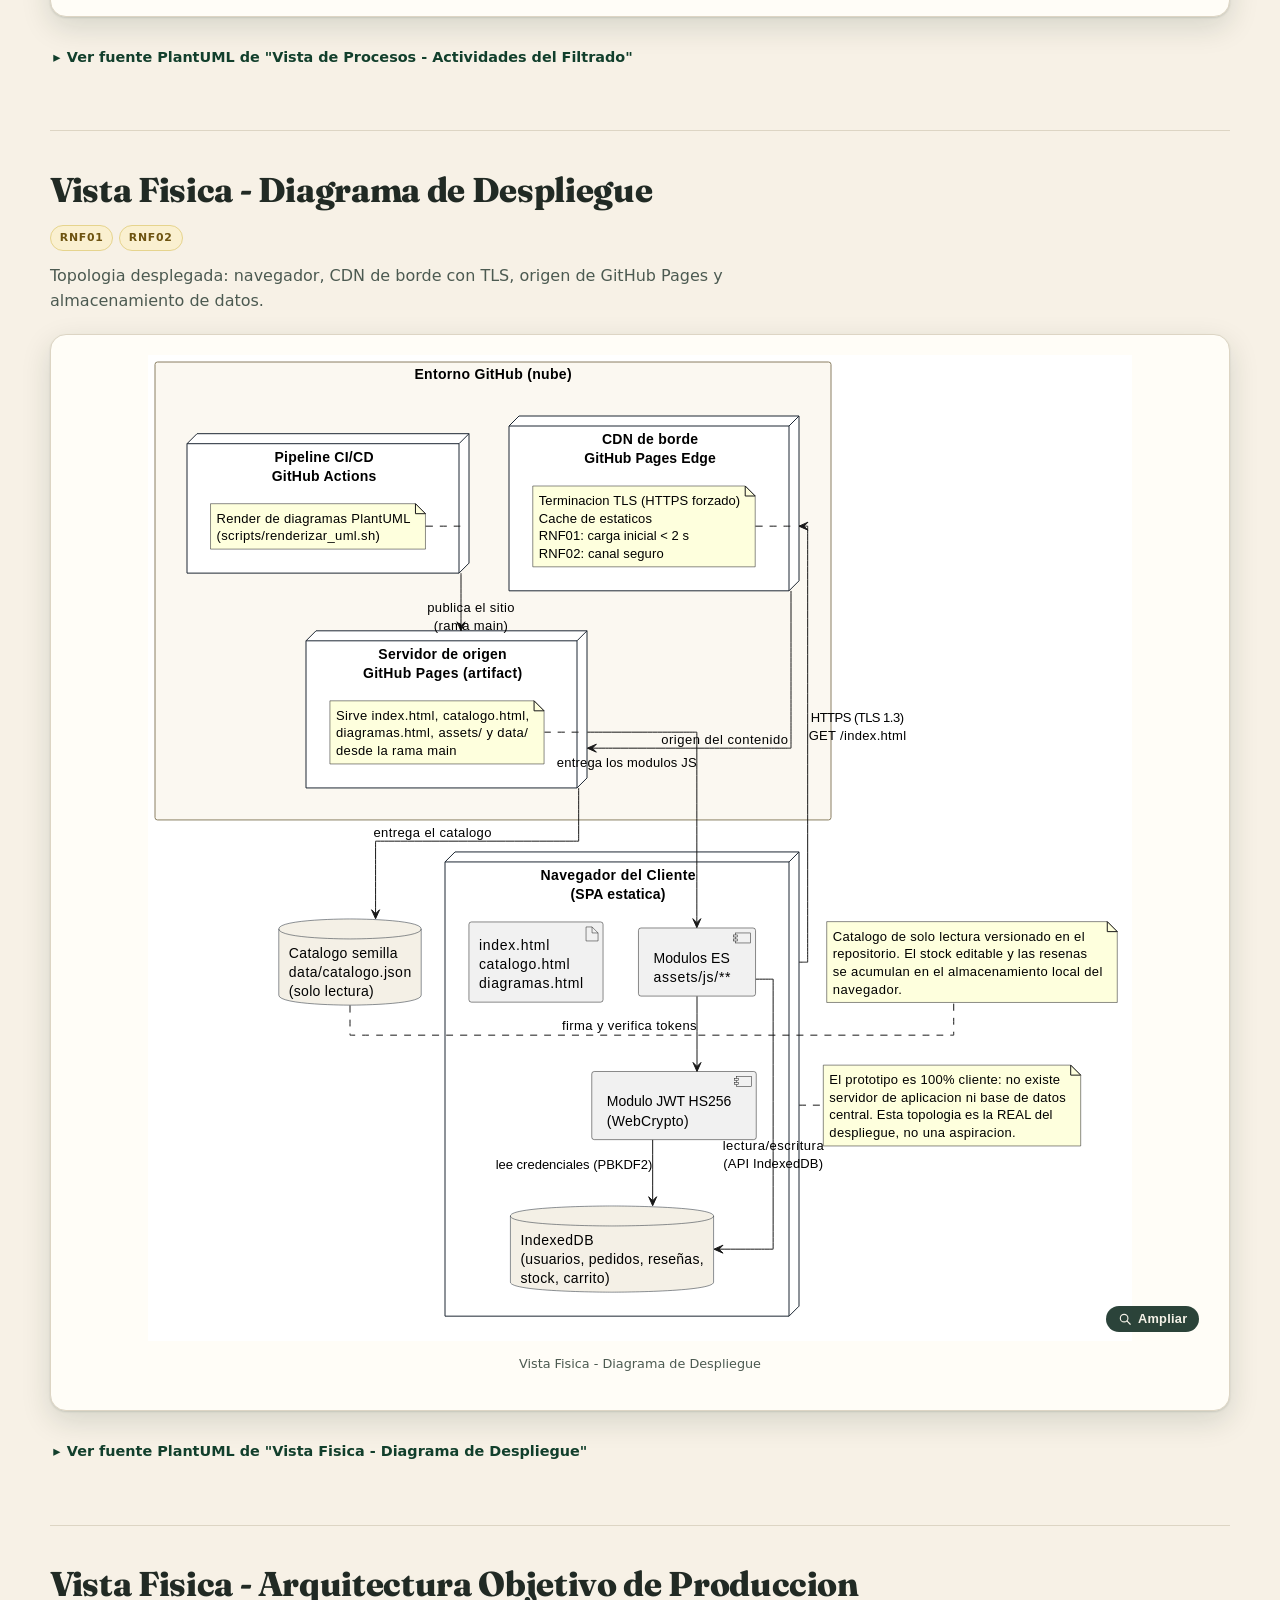
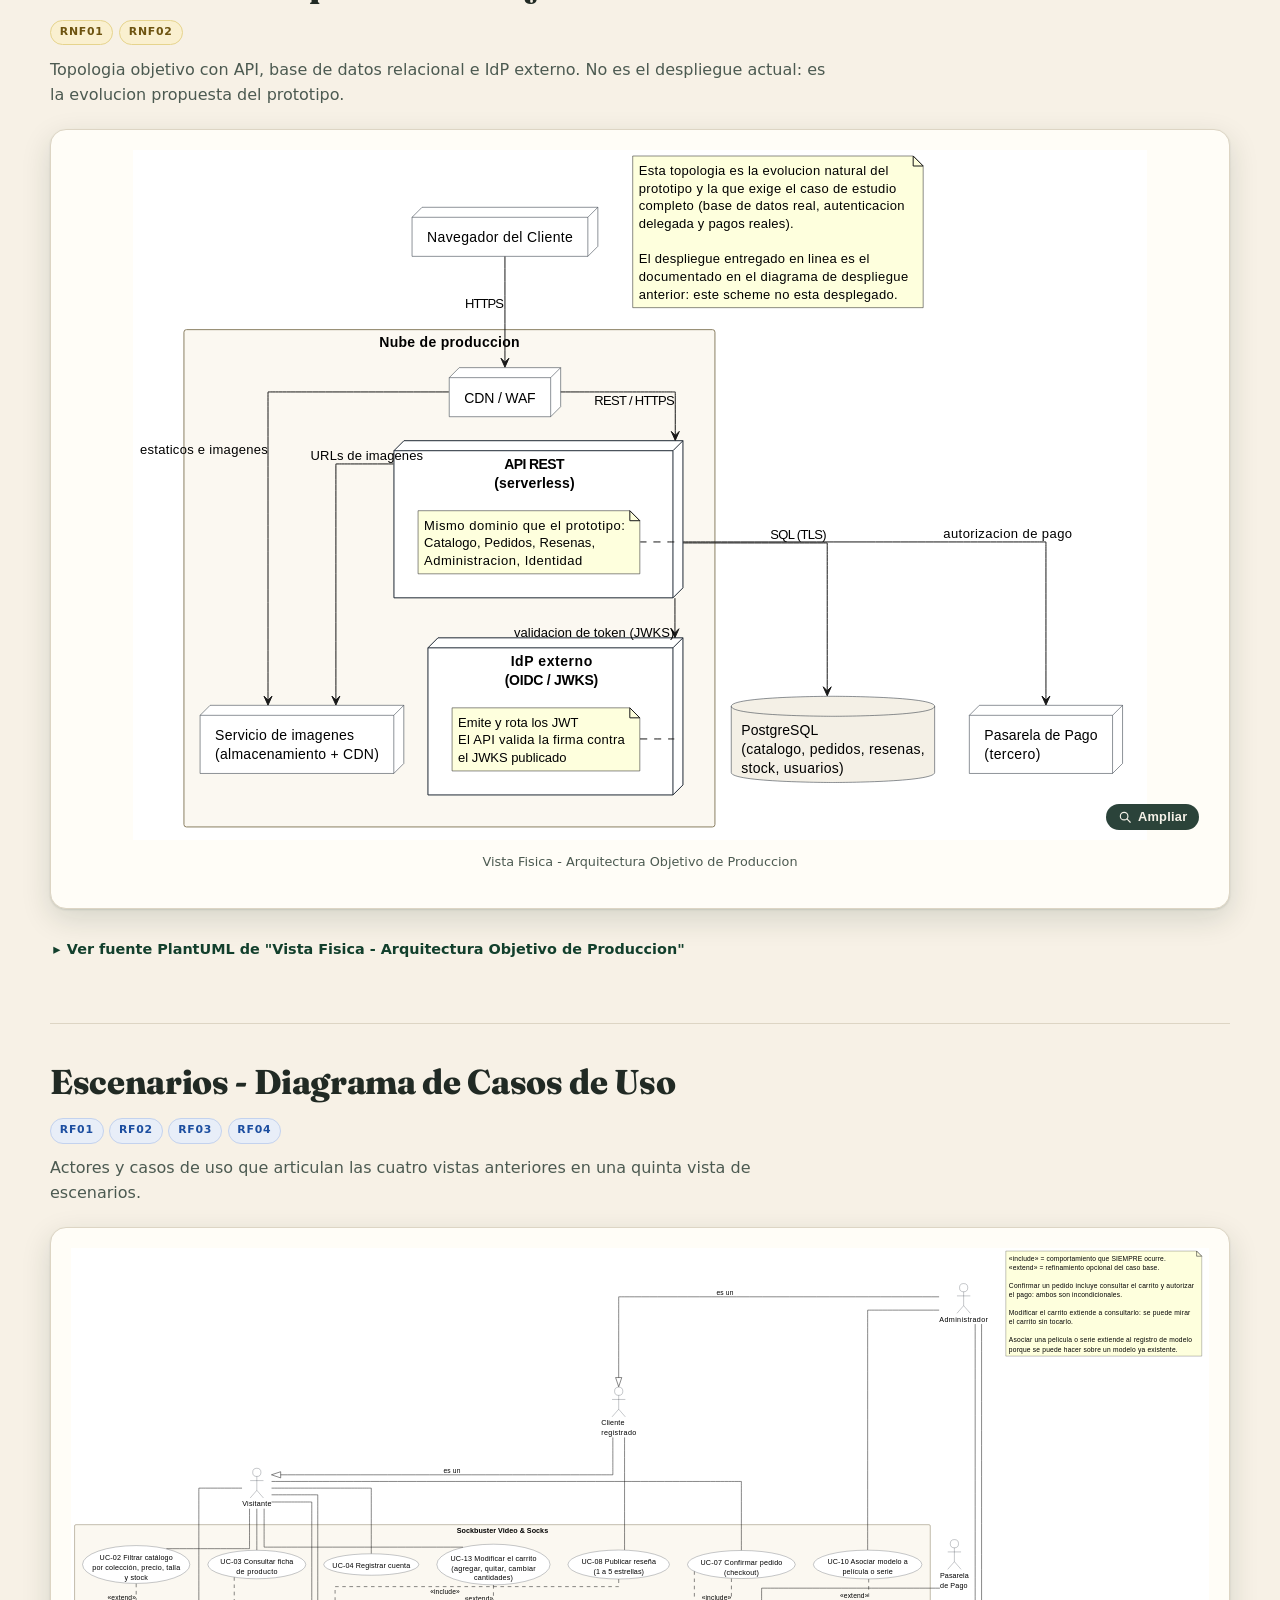
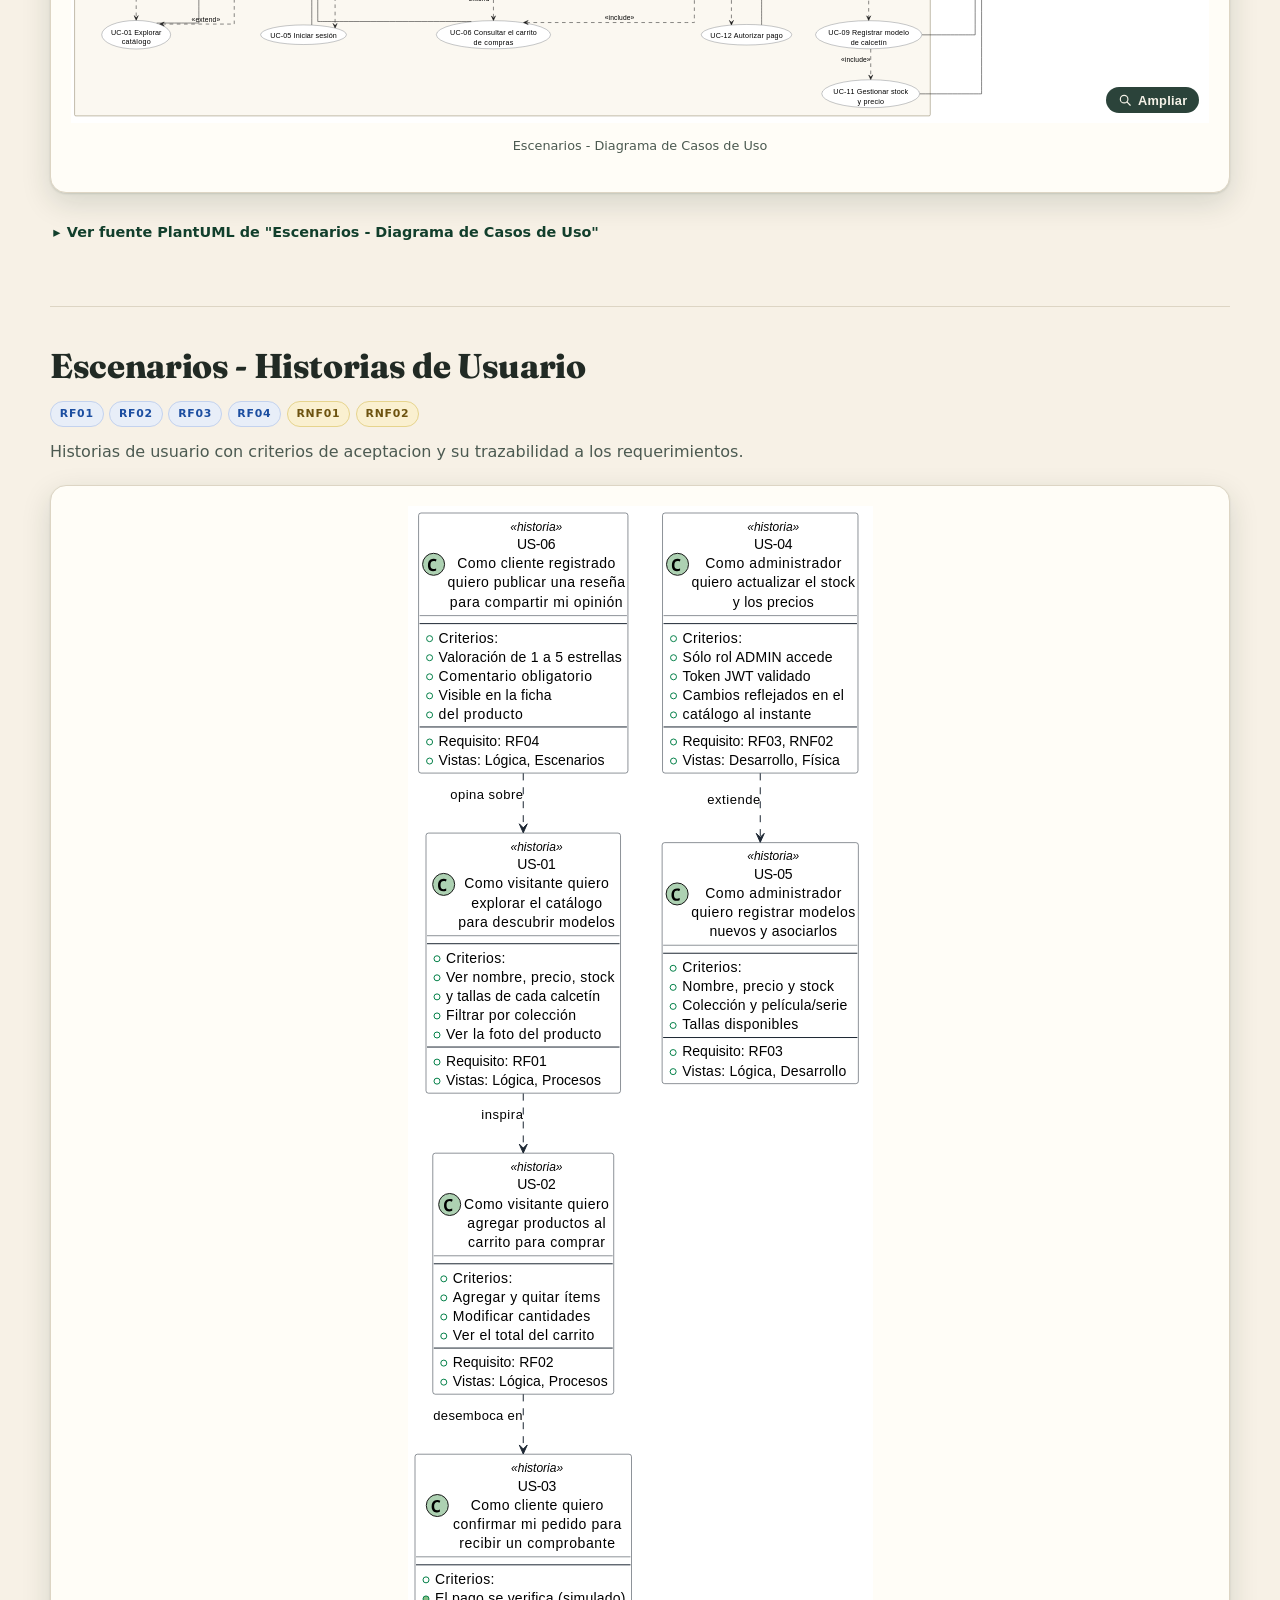
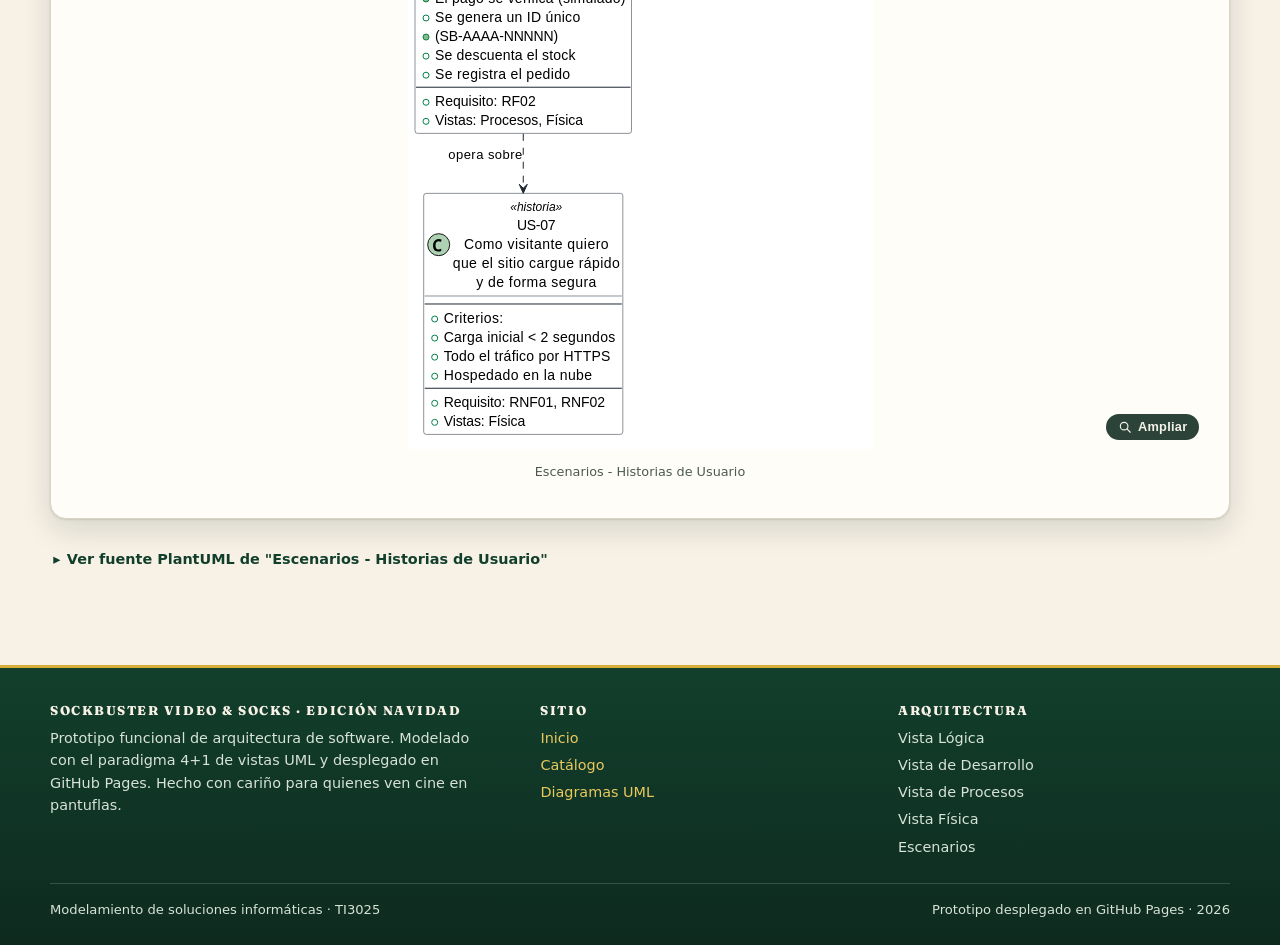
<file: diagramas.html>
<!DOCTYPE html>
<html lang="es">
<head>
  <meta charset="UTF-8">
  <meta name="viewport" content="width=device-width, initial-scale=1">
  <title>Arquitectura UML 4+1 · Sockbuster</title>
  <meta name="description" content="Documentacion tecnica de la arquitectura de Sockbuster segun el paradigma 4+1 de vistas UML: vista logica, vista de desarrollo, vista de procesos, vista fisica y escenarios.">
  <meta name="theme-color" content="#0e2a1f">
  <link rel="icon" type="image/svg+xml" href="assets/img/logo.svg">
  <link rel="stylesheet" href="assets/css/estilos.css">
</head>
<body>
  <a class="skip-link" href="#contenido">Saltar al contenido principal</a>

  <div class="cinta" role="status">
    <strong>Edición Navidad 2026</strong> · Envío gratis en compras sobre $50.000 · Devolución gratis hasta el 7 de enero
  </div>

  <header class="cabecera">
    <div class="contenedor cabecera__fila">
      <a class="marca" href="index.html" aria-label="Sockbuster - inicio">
        <span class="marca__cuadro"><img src="assets/img/logo.svg" alt="" width="30" height="30"></span>
        <span>SOCK<b>BUSTER</b></span>
      </a>
      <nav class="nav-principal" aria-label="Navegacion principal">
        <a href="index.html">Inicio</a>
        <a href="catalogo.html">Catálogo</a>
        <a href="diagramas.html" class="activo">Diagramas UML</a>
      </nav>
      <div class="acciones-cabecera">
        <div id="zonaSesion" style="display:flex;gap:.4rem;align-items:center"></div>
        <button class="boton-icono" type="button" id="botonAbrirCarrito" aria-label="Abrir carrito de compras">
          <span aria-hidden="true">🛒</span> Carrito
          <span class="contador" id="contadorCarrito" hidden>0</span>
        </button>
      </div>
    </div>
  </header>

  <!-- ------------------------------------------- navegacion de las vistas -->
  <nav class="nav-vistas" aria-label="Vistas del paradigma 4+1">
    <div class="contenedor">
      <div class="nav-vistas__lista">
        <a href="#01-vista-logica-clases">Vista Logica</a>
        <a href="#03-vista-desarrollo-componentes">Vista de Desarrollo</a>
        <a href="#04-vista-procesos-secuencia-checkout">Vista de Procesos</a>
        <a href="#06-vista-fisica-despliegue">Vista Fisica</a>
        <a href="#08-escenarios-casos-de-uso">Escenarios</a>
      </div>
    </div>
  </nav>

  <main id="contenido">
    <section class="seccion" style="padding-bottom:1rem">
      <div class="contenedor">
        <div class="seccion__cabecera">
          <div class="eyebrow">Paradigma 4+1 de vistas UML</div>
          <h1>Arquitectura de Sockbuster</h1>
          <p>
            La documentacion tecnica esta organizada estrictamente por las cinco vistas del
            paradigma 4+1 de Kruchten: Vista Logica, Vista de Desarrollo, Vista de Procesos,
            Vista Fisica y la quinta vista de Escenarios, que valida y une a las anteriores.
            Cada diagrama se renderiza desde su fuente PlantUML, disponible para consulta en la
            misma pagina.
          </p>
        </div>
      </div>
    </section>

    <div class="contenedor" id="seccionesDiagramas">
      <p style="color:var(--tinta-suave)">Cargando diagramas…</p>
      <noscript>
        <p>Esta pagina requiere JavaScript para mostrar los diagramas embebidos. Podes abrir los SVG directamente:</p>
        <ul>
          <li><a href="uml/diagramas/01-vista-logica-clases.svg">01 - Vista Logica: Clases</a></li>
          <li><a href="uml/diagramas/02-vista-logica-paquetes.svg">02 - Vista Logica: Paquetes</a></li>
          <li><a href="uml/diagramas/03-vista-desarrollo-componentes.svg">03 - Vista de Desarrollo: Componentes</a></li>
          <li><a href="uml/diagramas/04-vista-procesos-secuencia-checkout.svg">04 - Vista de Procesos: Secuencia del Checkout</a></li>
          <li><a href="uml/diagramas/05-vista-procesos-actividades-filtrado.svg">05 - Vista de Procesos: Actividades de Filtrado</a></li>
          <li><a href="uml/diagramas/06-vista-fisica-despliegue.svg">06 - Vista Fisica: Despliegue</a></li>
          <li><a href="uml/diagramas/07-vista-fisica-objetivo-produccion.svg">07 - Vista Fisica: Objetivo de Produccion</a></li>
          <li><a href="uml/diagramas/08-escenarios-casos-de-uso.svg">08 - Escenarios: Casos de Uso</a></li>
          <li><a href="uml/diagramas/09-escenarios-historias-usuario.svg">09 - Escenarios: Historias de Usuario</a></li>
        </ul>
      </noscript>
    </div>
  </main>

  <footer class="pie">
    <div class="contenedor">
      <div class="pie__rejilla">
        <div>
          <h4>Sockbuster Video &amp; Socks · Edición Navidad</h4>
          <p style="font-size:.9rem;max-width:46ch">
            Prototipo funcional de arquitectura de software. Modelado con el paradigma 4+1 de
            vistas UML y desplegado en GitHub Pages. Hecho con cariño para quienes ven cine en pantuflas.
          </p>
        </div>
        <div>
          <h4>Sitio</h4>
          <ul>
            <li><a href="index.html">Inicio</a></li>
            <li><a href="catalogo.html">Catálogo</a></li>
            <li><a href="diagramas.html">Diagramas UML</a></li>
          </ul>
        </div>
        <div>
          <h4>Arquitectura</h4>
          <ul>
            <li>Vista Lógica</li>
            <li>Vista de Desarrollo</li>
            <li>Vista de Procesos</li>
            <li>Vista Física</li>
            <li>Escenarios</li>
          </ul>
        </div>
      </div>
      <div class="pie__firma">
        <span>Modelamiento de soluciones informáticas · TI3025</span>
        <span>Prototipo desplegado en GitHub Pages · 2026</span>
      </div>
    </div>
  </footer>

  <script type="module" src="assets/js/paginas/diagramas.js"></script>
</body>
</html>
</file>
<file: assets/css/estilos.css>
/* =============================================================================
   Sockbuster - Hoja de estilos (edicion Navidad 2026, permanente)
   Direccion: marquesina de cine + casa de campo navidena.
   Paleta de alto contraste verificada contra WCAG AA.
   Display: Fraunces (self-hosted). Cuerpo: system stack.
   ============================================================================= */

@font-face {
  font-family: 'Fraunces';
  font-style: normal;
  font-weight: 300 900;
  font-display: swap;
  src: url('../vendor/fonts/fraunces-latin.woff2') format('woff2');
  unicode-range: U+0000-00FF, U+0131, U+0152-0153, U+02BB-02BC, U+02C6, U+02DA,
    U+02DC, U+0304, U+0308, U+0329, U+2000-206F, U+20AC, U+2122, U+2191,
    U+2193, U+2212, U+2215, U+FEFF, U+FFFD;
}
@font-face {
  font-family: 'Fraunces';
  font-style: normal;
  font-weight: 300 900;
  font-display: swap;
  src: url('../vendor/fonts/fraunces-latin-ext.woff2') format('woff2');
  unicode-range: U+0100-02BA, U+02BD-02C5, U+02C7-02CC, U+02CE-02D7, U+02DD-02FF,
    U+0304, U+0308, U+0329, U+1D00-1DBF, U+1E00-1E9F, U+1EF2-1EFF, U+2020,
    U+20A0-20C4, U+2113, U+2C60-2C7F, U+A720-A7FF;
}

:root {
  --pino-900: #0e2a1f;
  --pino-800: #123f2c;
  --pino-700: #1c4a36;
  --arandano: #b0304a;
  --arandano-osc: #8e2438;
  --oro: #d4af37;
  --oro-suave: #e8c95d;
  --crema: #f7f1e6;
  --crema-2: #efe8d8;
  --superficie: #fffdf7;
  --tinta: #212a24;
  --tinta-suave: #4c5a51;
  --borde: #ddd5c4;
  --borde-fuerte: #c4b99f;

  --radio: 16px;
  --radio-chico: 10px;
  --sombra: 0 1px 2px rgba(14, 42, 31, .12), 0 10px 30px rgba(14, 42, 31, .14);
  --sombra-alta: 0 18px 48px rgba(14, 42, 31, .3);

  --ancho: 1180px;
  --fuente: "Segoe UI", system-ui, -apple-system, "Helvetica Neue", Arial, sans-serif;
  --display: "Fraunces", Georgia, serif;
}

* { box-sizing: border-box; }

html { scroll-behavior: smooth; }

body {
  margin: 0;
  font-family: var(--fuente);
  color: var(--tinta);
  background: var(--crema);
  line-height: 1.55;
  -webkit-font-smoothing: antialiased;
}

img { max-width: 100%; display: block; }
a { color: var(--arandano); text-decoration: none; }
a:hover { text-decoration: underline; }

h1, h2, h3, h4 { line-height: 1.15; margin: 0 0 .5rem; font-family: var(--display); font-weight: 800; letter-spacing: -.01em; }
h1 { font-size: clamp(2.1rem, 5vw, 3.4rem); font-variation-settings: "opsz" 100, "SOFT" 30; }
h2 { font-size: clamp(1.45rem, 2.8vw, 2.15rem); font-variation-settings: "opsz" 60; }
h3 { font-size: 1.16rem; }
p  { margin: 0 0 1rem; }

.contenedor { width: min(100% - 2rem, var(--ancho)); margin-inline: auto; }
.oculto { display: none !important; }
.sr-solo {
  position: absolute; width: 1px; height: 1px; padding: 0; margin: -1px;
  overflow: hidden; clip: rect(0 0 0 0); white-space: nowrap; border: 0;
}

/* salto directo al contenido para teclado */
.skip-link {
  position: absolute; left: .75rem; top: -4rem; z-index: 1000;
  background: var(--pino-900); color: var(--crema); padding: .65rem 1.1rem;
  border-radius: 0 0 10px 10px; font-weight: 700; transition: top .2s ease;
}
.skip-link:focus-visible { top: 0; }

/* foco visible para teclado */
:focus-visible { outline: 3px solid var(--oro); outline-offset: 2px; border-radius: 4px; }

/* ------------------------------------------------------------------ cabecera */
.cinta {
  background: var(--pino-900);
  color: var(--oro-suave);
  font-size: .78rem;
  font-weight: 600;
  letter-spacing: .04em;
  text-align: center;
  padding: .38rem .75rem;
  border-bottom: 1px solid rgba(212, 175, 55, .35);
}
.cinta strong { color: #fff; }

.cabecera {
  background: linear-gradient(180deg, var(--pino-800), var(--pino-800));
  border-bottom: 3px solid var(--oro);
  position: sticky; top: 0; z-index: 60;
}
.cabecera__fila {
  display: flex; align-items: center; gap: 1.25rem;
  min-height: 68px;
}
.marca {
  display: flex; align-items: center; gap: .65rem;
  font-family: var(--display); font-weight: 900; font-size: 1.35rem; letter-spacing: -.01em;
  color: var(--crema); text-decoration: none; flex-shrink: 0;
}
.marca:hover { text-decoration: none; }
.marca__cuadro {
  width: 42px; height: 42px; border-radius: 12px; background: var(--crema);
  display: grid; place-items: center; border: 2px solid var(--oro);
  box-shadow: 0 2px 0 rgba(0,0,0,.35);
}
.marca__cuadro img { width: 30px; height: 30px; }
.marca b { color: var(--oro); }

.nav-principal { display: flex; gap: .25rem; margin-left: auto; }
.nav-principal a {
  padding: .5rem .85rem; border-radius: 999px; font-weight: 650;
  color: #e8e4d4; font-size: .92rem; border: 1px solid transparent;
}
.nav-principal a:hover { background: rgba(247,241,230,.08); text-decoration: none; color: #fff; }
.nav-principal a.activo { background: var(--oro); color: #2a2100; border-color: rgba(0,0,0,.15); }

.acciones-cabecera { display: flex; align-items: center; gap: .5rem; }
.boton-icono {
  position: relative; display: inline-flex; align-items: center; gap: .45rem;
  background: rgba(247,241,230,.1); border: 1px solid rgba(212,175,55,.5); color: var(--crema);
  border-radius: 999px; padding: .5rem .9rem; font: inherit; font-size: .9rem;
  font-weight: 650; cursor: pointer;
}
.boton-icono:hover { background: rgba(247,241,230,.18); }
.contador {
  position: absolute; top: -7px; right: -7px; min-width: 22px; height: 22px;
  border-radius: 999px; background: var(--arandano); color: #fff; font-size: .72rem;
  font-weight: 800; display: grid; place-items: center; padding: 0 5px;
  border: 2px solid var(--pino-800);
}
.contador[hidden] { display: none; }

/* botones sobre fondo oscuro en cabecera */
.cabecera .boton--secundario,
.cabecera .boton--fantasma {
  color: var(--crema); border-color: rgba(247,241,230,.35); background: transparent;
}
.cabecera .boton--secundario:hover { background: rgba(247,241,230,.12); }
.cabecera .boton--fantasma:hover { background: rgba(247,241,230,.12); }

/* ------------------------------------------------------------------ botones */
.boton {
  display: inline-flex; align-items: center; justify-content: center; gap: .5rem;
  border: 1px solid transparent; border-radius: var(--radio-chico);
  padding: .68rem 1.15rem; font: inherit; font-weight: 700; font-size: .93rem;
  cursor: pointer; text-decoration: none;
  transition: transform .12s ease, box-shadow .2s ease, background-color .2s ease, color .2s ease;
}
.boton:hover { text-decoration: none; }
.boton:active { transform: translateY(1px); }
.boton:disabled { opacity: .55; cursor: not-allowed; transform: none; }
.boton--primario { background: var(--arandano); color: #fff; box-shadow: 0 2px 0 var(--arandano-osc); }
.boton--primario:hover:not(:disabled) { background: #c23a56; }
.boton--secundario { background: var(--pino-800); color: var(--crema); }
.boton--secundario:hover:not(:disabled) { background: var(--pino-700); }
.boton--fantasma { background: transparent; color: var(--pino-800); border-color: var(--borde-fuerte); }
.boton--fantasma:hover:not(:disabled) { background: var(--crema-2); }
.boton--peligro { background: transparent; color: var(--arandano); border-color: #e3b9c0; }
.boton--peligro:hover:not(:disabled) { background: #fbe9ec; }
.boton--bloque { width: 100%; }
.boton--chico { padding: .45rem .8rem; font-size: .85rem; min-height: 40px; }

/* --------------------------------------------------------------------- hero */
.hero { position: relative; background: var(--pino-900); overflow: hidden; }
.hero__fondo {
  position: absolute; inset: 0; background-image:
    linear-gradient(90deg, rgba(11,33,24,.92) 0%, rgba(11,33,24,.78) 34%, rgba(11,33,24,.18) 62%, rgba(11,33,24,0) 100%),
    url("../img/navidad/hero.jpg");
  background-size: cover; background-position: 62% 30%;
}
.hero__copos { position: absolute; inset: 0; pointer-events: none; opacity: .9; }
.hero__contenido {
  position: relative; padding: clamp(3rem, 7vw, 5rem) 0 clamp(3rem, 7vw, 5rem);
  max-width: 34rem;
}
.cinta-temporada {
  display: inline-flex; align-items: center; gap: .55rem;
  background: var(--oro); color: #332800; font-weight: 800; font-size: .74rem;
  letter-spacing: .14em; text-transform: uppercase;
  padding: .4rem .85rem; border-radius: 4px; margin-bottom: 1.1rem;
  box-shadow: 0 3px 0 rgba(0,0,0,.35);
}
.hero h1 {
  color: var(--crema); font-size: clamp(2.3rem, 5.4vw, 3.6rem);
  line-height: 1.05; margin-bottom: .9rem; text-wrap: balance;
}
.hero h1 em { font-style: italic; color: var(--oro-suave); }
.hero__destacado { color: #e9e5d8; font-size: 1.08rem; max-width: 46ch; }
.hero__cta { display: flex; gap: .7rem; flex-wrap: wrap; margin-top: 1.4rem; }
.hero__cta .boton--fantasma { color: var(--crema); border-color: rgba(247,241,230,.45); background: rgba(14,42,31,.35); backdrop-filter: blur(2px); }
.hero__cta .boton--fantasma:hover { background: rgba(247,241,230,.18); }

/* nieve */
.copo {
  position: absolute; top: -24px; border-radius: 50%;
  background: rgba(255,255,255,.85);
  animation: caer linear infinite;
}
@keyframes caer {
  from { transform: translateY(-4vh) translateX(0); }
  to   { transform: translateY(46vh) translateX(4vw); }
}

/* ------------------------------------------------------------ credenciales */
.creditos {
  margin-top: 0; background: var(--superficie); border: 1px solid var(--borde);
  border-top: 3px solid var(--oro); padding: 1rem 1.25rem;
  border-radius: 0 0 var(--radio) var(--radio);
  box-shadow: var(--sombra);
}
.creditos__titulo {
  font-size: .72rem; text-transform: uppercase; letter-spacing: .12em;
  color: var(--tinta-suave); font-weight: 800; margin-bottom: .5rem;
}
.creditos__nombres { display: flex; gap: .6rem; flex-wrap: wrap; align-items: center; }
.nombre-integrante {
  font-family: var(--display); font-size: 1.05rem; font-weight: 700; color: var(--pino-800);
  background: var(--crema); border: 1px dashed var(--borde-fuerte);
  border-radius: var(--radio-chico); padding: .45rem .9rem; min-width: 14rem;
  display: inline-block; outline: none; transition: border-color .15s ease, background .15s ease;
}
.nombre-integrante:hover { border-color: var(--pino-700); }
.nombre-integrante:focus-visible { border: 1px solid var(--pino-700); background: #fff; box-shadow: 0 0 0 3px rgba(212,175,55,.5); }

/* ----------------------------------------------------------------- seccion */
.seccion { padding: 2.6rem 0; }
.seccion__cabecera { margin-bottom: 1.6rem; }
.seccion__cabecera p { color: var(--tinta-suave); margin: 0; max-width: 68ch; }
.eyebrow {
  font-size: .74rem; text-transform: uppercase; letter-spacing: .16em;
  color: var(--arandano); font-weight: 850; margin-bottom: .4rem;
  display: inline-flex; align-items: center; gap: .5rem;
}
.eyebrow::before, .eyebrow::after { content: ""; width: 26px; height: 2px; background: var(--oro); display: inline-block; }

/* divisor con puntada de suéter */
.puntada {
  height: 4px; border: 0;
  background-image: radial-gradient(circle, var(--pino-700) 1.6px, transparent 1.7px);
  background-size: 16px 4px; background-repeat: repeat-x; background-position: center;
  opacity: .5; margin: 0; border: 0;
}

/* ------------------------------------------------------------- colecciones */
.rejilla-colecciones {
  display: grid; grid-template-columns: repeat(auto-fit, minmax(230px, 1fr)); gap: 1.1rem;
}
.tarjeta-coleccion {
  position: relative; border-radius: var(--radio); overflow: hidden;
  border: 1px solid var(--borde); background: var(--superficie);
  box-shadow: var(--sombra); display: flex; flex-direction: column;
  text-decoration: none; color: inherit; transition: transform .18s ease, box-shadow .18s ease;
}
.tarjeta-coleccion:hover { transform: translateY(-3px); box-shadow: var(--sombra-alta); text-decoration: none; }
.tarjeta-coleccion__foto {
  aspect-ratio: 4 / 3; background: var(--pino-900) center/cover no-repeat;
  display: grid; align-items: end; position: relative;
}
.tarjeta-coleccion__foto::after {
  content: ""; position: absolute; inset: 0;
  background: linear-gradient(180deg, transparent 45%, rgba(10, 25, 18, .82) 100%);
}
.tarjeta-coleccion__nombre {
  position: relative; z-index: 1; color: var(--crema); padding: .8rem 1rem .2rem;
  font-family: var(--display); font-weight: 800; font-size: 1.12rem;
}
.tarjeta-coleccion__cuerpo { padding: .2rem 1rem .9rem; }
.tarjeta-coleccion__cuerpo p { font-size: .88rem; color: var(--tinta-suave); margin: 0 0 .4rem; }
.tarjeta-coleccion__meta { font-size: .76rem; letter-spacing: .08em; text-transform: uppercase; color: var(--arandano); font-weight: 800; }

/* --------------------------------------------------------------- productos */
.rejilla-productos {
  display: grid; grid-template-columns: repeat(auto-fill, minmax(215px, 1fr)); gap: 1.1rem;
}
.tarjeta-producto {
  background: var(--superficie); border: 1px solid var(--borde);
  border-radius: var(--radio); overflow: hidden; box-shadow: var(--sombra);
  display: flex; flex-direction: column; transition: transform .16s ease, box-shadow .16s ease;
}
.tarjeta-producto:hover { transform: translateY(-3px); box-shadow: var(--sombra-alta); }
.tarjeta-producto__arte {
  background: radial-gradient(circle at 50% 40%, #fdfbf4 0%, #f0e9d8 100%);
  display: grid; place-items: center; padding: 1.1rem; aspect-ratio: 1 / 1;
  border-bottom: 1px dashed var(--borde-fuerte);
}
.tarjeta-producto__arte img { width: 78%; transition: transform .18s ease; }
.tarjeta-producto:hover .tarjeta-producto__arte img { transform: scale(1.06) rotate(-2deg); }
.tarjeta-producto__cuerpo { padding: .85rem .95rem 1rem; display: flex; flex-direction: column; gap: .4rem; flex: 1; }
.tarjeta-producto__nombre { font-family: var(--display); font-weight: 700; font-size: .98rem; margin: 0; }
.tarjeta-producto__meta { font-size: .82rem; color: var(--tinta-suave); margin: 0; }
.tarjeta-producto__pie { display: flex; align-items: center; justify-content: space-between; gap: .5rem; margin-top: auto; padding-top: .35rem; flex-wrap: wrap; }
.precio { font-family: var(--display); font-weight: 800; font-size: 1.15rem; color: var(--pino-800); }
.precio span { font-size: .72rem; font-weight: 600; color: var(--tinta-suave); letter-spacing: .03em; }

.etiqueta {
  display: inline-block; font-size: .68rem; font-weight: 800; padding: .22rem .55rem;
  border-radius: 999px; background: var(--crema-2); color: var(--tinta-suave);
  text-transform: uppercase; letter-spacing: .07em; border: 1px solid var(--borde);
}
.etiqueta--verde { background: #e5f0e8; color: #175c37; border-color: #bcd8c8; }
.etiqueta--roja  { background: #fbe4e8; color: #8e2438; border-color: #ecc3cb; }
.etiqueta--ambar { background: #faf0d0; color: #6d5310; border-color: #e6d48d; }
.etiqueta--azul  { background: #e8eef8; color: #1c4ea0; border-color: #c3d2ee; }

.estrellas { color: #b8860b; letter-spacing: .06em; font-size: .95rem; }
.estrellas .vacias { color: #d9d2bf; }

/* ----------------------------------------------------------------- filtros */
.layout-catalogo { display: grid; grid-template-columns: 262px 1fr; gap: 1.5rem; align-items: start; }
.panel-filtros {
  background: var(--superficie); border: 1px solid var(--borde);
  border-radius: var(--radio); padding: 1.1rem; box-shadow: var(--sombra);
  position: sticky; top: 84px;
}
.panel-filtros h3 { font-family: var(--fuente); font-size: .76rem; text-transform: uppercase; letter-spacing: .12em; color: var(--tinta-suave); margin: 1.1rem 0 .5rem; }
.panel-filtros h3:first-child { margin-top: 0; }
.grupo-check { display: flex; flex-direction: column; gap: .35rem; }
.grupo-check label { display: flex; align-items: center; gap: .5rem; font-size: .92rem; cursor: pointer; min-height: 28px; }
.grupo-check input { accent-color: var(--arandano); width: 18px; height: 18px; }
.rango { display: flex; align-items: center; gap: .5rem; }
.rango input {
  width: 100%; font: inherit; padding: .45rem .55rem; border: 1px solid var(--borde-fuerte);
  border-radius: var(--radio-chico); background: var(--crema); min-height: 42px;
}
.rango input:focus-visible { outline: 3px solid var(--oro); outline-offset: 1px; background: #fff; }

.buscador { position: relative; margin-bottom: 1rem; }
.buscador input {
  width: 100%; font: inherit; padding: .72rem .9rem .72rem 2.4rem; min-height: 46px;
  border: 1px solid var(--borde-fuerte); border-radius: 999px; background: var(--superficie);
  box-shadow: var(--sombra);
}
.buscador input:focus-visible { outline: 3px solid var(--oro); outline-offset: 1px; }
.buscador::before {
  content: "⌕"; position: absolute; left: .95rem; top: 50%; transform: translateY(-52%);
  font-size: 1.05rem; color: var(--tinta-suave);
}

.barra-resultados { display: flex; align-items: center; justify-content: space-between; gap: 1rem; flex-wrap: wrap; margin-bottom: 1rem; }
.barra-resultados p { margin: 0; color: var(--tinta-suave); font-size: .92rem; }
.chips { display: flex; gap: .4rem; flex-wrap: wrap; }
.chip {
  display: inline-flex; align-items: center; gap: .35rem; font-size: .82rem;
  background: var(--crema-2); border: 1px solid var(--borde-fuerte); border-radius: 999px;
  padding: .3rem .7rem;
}
.chip button { border: 0; background: none; cursor: pointer; font: inherit; color: var(--tinta-suave); padding: .35rem .1rem; line-height: 1; min-width: 28px; min-height: 28px; }

/* ------------------------------------------------------------------ modales */
.modal-fondo {
  position: fixed; inset: 0; background: rgba(10, 25, 18, .62);
  display: grid; place-items: center; padding: 1rem; z-index: 100;
  backdrop-filter: blur(2px);
}
.modal {
  background: var(--superficie); border-radius: 18px; border-top: 4px solid var(--oro);
  box-shadow: var(--sombra-alta); width: min(100%, 780px); max-height: 90vh;
  overflow: auto; padding: 1.5rem; overscroll-behavior: contain;
}
.modal--ancho { width: min(100%, 980px); }
.modal--estrecho { width: min(100%, 460px); }
.modal__cabecera { display: flex; align-items: flex-start; justify-content: space-between; gap: 1rem; margin-bottom: 1rem; }
.modal__cabecera h3 { margin: 0; }
.cerrar {
  border: 1px solid var(--borde); background: var(--crema-2); width: 38px; height: 38px;
  border-radius: 999px; cursor: pointer; font-size: 1.25rem; line-height: 1;
  color: var(--tinta); flex-shrink: 0;
}
.cerrar:hover { background: var(--pino-800); color: var(--crema); }

/* ------------------------------------------------------------------ campos */
.campos { display: grid; gap: .85rem; }
.campo { display: grid; gap: .3rem; }
.campo label { font-size: .85rem; font-weight: 700; color: var(--tinta-suave); }
.campo input, .campo select, .campo textarea {
  font: inherit; padding: .62rem .75rem; border: 1px solid var(--borde-fuerte);
  border-radius: var(--radio-chico); background: var(--crema); width: 100%; min-height: 44px;
}
.campo input:focus-visible, .campo select:focus-visible, .campo textarea:focus-visible { outline: 3px solid var(--oro); outline-offset: 1px; background: #fff; }
.campo--error input { border-color: var(--arandano); }
.mensaje-error { color: var(--arandano-osc); font-size: .85rem; margin: 0; font-weight: 600; }
.formulario-rejilla { display: grid; grid-template-columns: 1fr 1fr; gap: .85rem; }
.formulario-rejilla .ancho-total { grid-column: 1 / -1; }

/* ------------------------------------------------------------------- avisos */
.avisos { position: fixed; right: 1rem; bottom: 1rem; z-index: 200; display: grid; gap: .5rem; justify-items: end; }
.aviso {
  background: var(--pino-800); color: var(--crema); padding: .75rem 1rem;
  border-radius: var(--radio-chico); border-left: 4px solid var(--oro);
  box-shadow: var(--sombra-alta); font-size: .92rem; max-width: 340px;
  animation: aparecer .2s ease;
}
.aviso--ok { background: #175c37; border-left-color: #7bd8a4; }
.aviso--error { background: #5c1622; border-left-color: #ff8fa3; }
@keyframes aparecer { from { opacity: 0; transform: translateY(8px); } to { opacity: 1; transform: none; } }

/* ----------------------------------------------------------------- carrito */
.carrito-panel {
  position: fixed; top: 0; right: 0; bottom: 0; width: min(100%, 420px);
  background: var(--superficie); box-shadow: var(--sombra-alta); z-index: 110;
  display: flex; flex-direction: column; transform: translateX(105%);
  transition: transform .25s ease; overscroll-behavior: contain;
  border-left: 3px solid var(--oro);
}
.carrito-panel.abierto { transform: none; }
.carrito-panel__cabecera { display: flex; align-items: center; justify-content: space-between; padding: 1.1rem 1.25rem; border-bottom: 1px solid var(--borde); background: var(--pino-800); color: var(--crema); }
.carrito-panel__cabecera h3 { margin: 0; color: var(--crema); }
.carrito-panel__cabecera .cerrar { background: rgba(247,241,230,.12); color: var(--crema); border-color: transparent; }
.carrito-panel__cabecera .cerrar:hover { background: rgba(247,241,230,.25); }
.carrito-panel__cuerpo { flex: 1; overflow: auto; padding: 1rem 1.25rem; }
.carrito-panel__pie { border-top: 1px solid var(--borde); padding: 1rem 1.25rem; background: var(--crema); }
.item-carrito { display: grid; grid-template-columns: 56px 1fr auto; gap: .7rem; align-items: center; padding: .7rem 0; border-bottom: 1px solid var(--borde); }
.item-carrito img { width: 56px; height: 56px; background: var(--crema); border-radius: var(--radio-chico); }
.item-carrito__nombre { font-weight: 700; font-size: .92rem; }
.item-carrito__precio { font-size: .84rem; color: var(--tinta-suave); }
.cantidad { display: inline-flex; align-items: center; border: 1px solid var(--borde-fuerte); border-radius: 999px; overflow: hidden; }
.cantidad button { border: 0; background: var(--crema-2); width: 30px; height: 30px; cursor: pointer; font: inherit; }
.cantidad button:hover { background: var(--pino-800); color: var(--crema); }
.cantidad span { min-width: 28px; text-align: center; font-size: .88rem; font-weight: 700; }
.total-carrito { display: flex; justify-content: space-between; font-weight: 800; margin-bottom: .8rem; font-size: 1.1rem; color: var(--pino-800); }

/* ----------------------------------------------------------------- resenas */
.resena { border-top: 1px solid var(--borde); padding: .85rem 0; }
.resena:first-child { border-top: 0; }
.resena__cabecera { display: flex; align-items: center; gap: .6rem; flex-wrap: wrap; }
.resena__autor { font-weight: 700; font-size: .92rem; }
.resena__fecha { font-size: .8rem; color: var(--tinta-suave); }
.resena__texto { margin: .3rem 0 0; font-size: .93rem; }
.selector-estrellas { display: inline-flex; gap: .15rem; font-size: 1.5rem; user-select: none; }
.selector-estrellas button { border: 0; background: none; cursor: pointer; font-size: 1.6rem; line-height: 1; padding: .25rem .12rem; min-width: 34px; min-height: 34px; color: var(--oro); }
.selector-estrellas button.vacia { color: #d8d2c4; }

/* -------------------------------------------------------------------- admin */
.tabla { width: 100%; border-collapse: collapse; font-size: .9rem; }
.tabla th, .tabla td { text-align: left; padding: .55rem .6rem; border-bottom: 1px solid var(--borde); }
.tabla th { font-size: .74rem; text-transform: uppercase; letter-spacing: .07em; color: var(--tinta-suave); }
.tabla input, .tabla select { font: inherit; padding: .4rem .45rem; border: 1px solid var(--borde-fuerte); border-radius: 6px; width: 100%; background: var(--crema); min-height: 38px; }
.tabla input:focus-visible, .tabla select:focus-visible { outline: 3px solid var(--oro); outline-offset: 1px; }
.tabla td.acciones { display: flex; gap: .3rem; }
.contenedor-grafico { background: var(--crema); border: 1px solid var(--borde); border-radius: var(--radio-chico); padding: .9rem; margin-bottom: 1rem; }

/* ---------------------------------------------------------------- diagramas */
.nav-vistas {
  position: sticky; top: 70px; z-index: 40; background: rgba(247,241,230,.96);
  backdrop-filter: blur(6px); border-bottom: 1px solid var(--borde);
}
.nav-vistas__lista { display: flex; gap: .3rem; overflow-x: auto; padding: .55rem 0; }
.nav-vistas a {
  white-space: nowrap; padding: .45rem .85rem; border-radius: 999px;
  font-size: .88rem; font-weight: 650; color: var(--tinta-suave);
  border: 1px solid transparent;
}
.nav-vistas a:hover { background: var(--crema-2); text-decoration: none; color: var(--tinta); }
.nav-vistas a.activo { background: var(--pino-800); color: var(--oro-suave); border-color: rgba(0,0,0,.2); }

.vista { padding: 2.4rem 0; border-bottom: 1px solid var(--borde); scroll-margin-top: 130px; }
.vista:last-of-type { border-bottom: 0; }
.vista__cabecera { display: flex; align-items: center; gap: .8rem; flex-wrap: wrap; margin-bottom: .5rem; }
.vista__numero {
  background: var(--pino-800); color: var(--oro); font-family: var(--display); font-weight: 800;
  font-size: .85rem; width: 34px; height: 34px; border-radius: 50%; display: grid; place-items: center;
  flex-shrink: 0; border: 2px solid var(--oro);
}
.vista__subtitulo { color: var(--tinta-suave); max-width: 78ch; }
.diagrama {
  background: var(--superficie); border: 1px solid var(--borde); border-radius: var(--radio);
  padding: 1.25rem; box-shadow: var(--sombra); overflow-x: auto; margin: 1.3rem 0;
}
.diagrama img { margin-inline: auto; height: auto; }
.diagrama__pie { font-size: .8rem; color: var(--tinta-suave); text-align: center; margin-top: .8rem; }
.fuente-code {
  background: var(--pino-900); color: #d9e6da; border-radius: var(--radio-chico);
  padding: .9rem 1rem; overflow: auto; font-family: "SFMono-Regular", Consolas, "Liberation Mono", Menlo, monospace; font-size: .8rem;
  line-height: 1.5; max-height: 380px;
}
details.fuente { margin: 1rem 0; }
details.fuente > summary {
  cursor: pointer; font-weight: 700; font-size: .9rem; color: var(--pino-800);
  padding: .5rem .2rem; list-style: none; display: flex; align-items: center; gap: .4rem;
}
details.fuente > summary::before { content: "▸"; transition: transform .15s ease; }
details.fuente[open] > summary::before { transform: rotate(90deg); }

.rejilla-2 { display: grid; grid-template-columns: repeat(auto-fit, minmax(300px, 1fr)); gap: 1rem; }
.tarjeta-info { background: var(--superficie); border: 1px solid var(--borde); border-radius: var(--radio); padding: 1.1rem; }
.tarjeta-info h4 { margin-bottom: .4rem; }
.tarjeta-info p, .tarjeta-info li { font-size: .92rem; color: var(--tinta-suave); }
.tarjeta-info ul { margin: 0; padding-left: 1.1rem; }
.tarjeta-info code { background: var(--crema-2); padding: .1rem .35rem; border-radius: 4px; font-size: .85em; }

.tabla-traza { width: 100%; border-collapse: collapse; font-size: .87rem; background: var(--superficie); }
.tabla-traza th, .tabla-traza td { border: 1px solid var(--borde); padding: .55rem .65rem; text-align: left; vertical-align: top; }
.tabla-traza th { background: var(--crema-2); font-size: .76rem; text-transform: uppercase; letter-spacing: .05em; color: var(--pino-800); }
.tabla-traza td.ok { color: #175c37; font-weight: 800; white-space: nowrap; }

/* --------------------------------------------------------------------- pie */
.pie {
  background: linear-gradient(180deg, var(--pino-800), var(--pino-900));
  color: #d7e2d8; padding: 2.2rem 0 1.5rem; margin-top: 2rem;
  border-top: 3px solid var(--oro); position: relative;
}
.pie a { color: var(--oro-suave); }
.pie h4 { color: var(--crema); font-size: .8rem; text-transform: uppercase; letter-spacing: .12em; margin-bottom: .6rem; }
.pie__rejilla { display: grid; grid-template-columns: 1.4fr 1fr 1fr; gap: 1.6rem; }
.pie ul { list-style: none; padding: 0; margin: 0; display: grid; gap: .3rem; font-size: .9rem; }
.pie__firma { border-top: 1px solid rgba(247,241,230,.18); margin-top: 1.6rem; padding-top: 1rem; font-size: .82rem; display: flex; justify-content: space-between; gap: 1rem; flex-wrap: wrap; }

/* cinta de boleto entre secciones (firma visual) */
.ticket-divisor {
  display: flex; align-items: center; gap: .9rem;
  color: var(--pino-700); font-size: .74rem; letter-spacing: .18em; text-transform: uppercase;
  font-weight: 800; padding: .2rem 0; user-select: none;
}
.ticket-divisor::after { content: ""; flex: 1; border-top: 2px dashed var(--borde-fuerte); }
.ticket-divisor::before { content: ""; flex: 1; border-top: 2px dashed var(--borde-fuerte); }

/* -------------------------------------------------------------- responsive */
@media (max-width: 900px) {
  .hero__contenido { max-width: 100%; }
  .layout-catalogo { grid-template-columns: 1fr; }
  .panel-filtros { position: static; }
  .pie__rejilla { grid-template-columns: 1fr 1fr; }
  .hero__fondo { background-position: 75% 40%; }
}
@media (max-width: 620px) {
  .nav-principal { display: none; }
  .formulario-rejilla { grid-template-columns: 1fr; }
  .pie__rejilla { grid-template-columns: 1fr; }
  .hero__contenido { padding: 2.2rem 0 2.6rem; }
  .hero__fondo { background-position: 70% 30%; }
}

/* movimiento reducido */
@media (prefers-reduced-motion: reduce) {
  html { scroll-behavior: auto; }
  *, *::before, *::after {
    animation-duration: .01ms !important;
    animation-iteration-count: 1 !important;
    transition-duration: .01ms !important;
  }
  .copo { display: none; }
}

/* ──────────────────────────────────────── lupa de diagramas UML (lightbox) */
.diagrama__zoom {
  position: relative; display: block; width: 100%; padding: 0; border: 0;
  background: transparent; cursor: zoom-in; border-radius: var(--radio-chico);
}
.diagrama__zoom:focus-visible { outline: 3px solid var(--oro); outline-offset: 2px; }
.diagrama__zoom img { margin-inline: auto; height: auto; max-width: 100%; }
.diagrama__hint {
  position: absolute; right: .6rem; bottom: .6rem; display: inline-flex; align-items: center; gap: .4rem;
  background: rgba(14, 42, 31, .88); color: #f5f2e8; font-size: .8rem; font-weight: 600;
  padding: .35rem .75rem; border-radius: 999px; pointer-events: none; letter-spacing: .02em;
}
.lupa {
  position: fixed; inset: 0; z-index: 300; display: none;
  background: rgba(8, 18, 13, .88); backdrop-filter: blur(3px);
  align-items: center; justify-content: center;
}
.lupa.lupa--visible { display: flex; }
.lupa img {
  max-width: 92vw; max-height: 82vh; width: auto; height: auto;
  background: #fff; border-radius: 8px; box-shadow: 0 24px 80px rgba(0,0,0,.6);
  cursor: grab; user-select: none; touch-action: none; transform-origin: center center;
  will-change: transform;
}
.lupa__imagen--arrastrando, .lupa img.lupa__imagen--arrastrando { cursor: grabbing; }
.lupa__barra {
  position: absolute; top: 1rem; right: 1rem; display: flex; gap: .45rem; z-index: 2;
}
.lupa__boton {
  min-width: 44px; height: 44px; border-radius: 10px; border: 1px solid rgba(247,241,230,.35);
  background: rgba(18, 63, 44, .9); color: #f7f1e6; font-size: 1.35rem; font-weight: 700;
  cursor: pointer; display: inline-grid; place-items: center; padding: 0 .75rem;
}
.lupa__boton:hover { background: rgba(28, 74, 54, .95); }
.lupa__boton--texto { font-size: .85rem; min-width: 64px; }
.lupa__boton--cerrar { font-size: 1.6rem; }
.lupa__pie {
  position: absolute; bottom: 2.6rem; left: 50%; transform: translateX(-50%);
  color: #f7f1e6; font-size: .95rem; font-weight: 600; background: rgba(14,42,31,.85);
  padding: .35rem 1rem; border-radius: 999px; border: 1px solid rgba(212,175,55,.5);
  max-width: 90vw; white-space: nowrap; overflow: hidden; text-overflow: ellipsis;
}
.lupa__ayuda {
  position: absolute; bottom: .8rem; left: 50%; transform: translateX(-50%);
  color: rgba(247,241,230,.75); font-size: .78rem; margin: 0; white-space: nowrap;
}
@media (max-width: 640px) {
  .lupa__ayuda { display: none; }
  .lupa img { max-width: 96vw; max-height: 78vh; }
}
</file>
